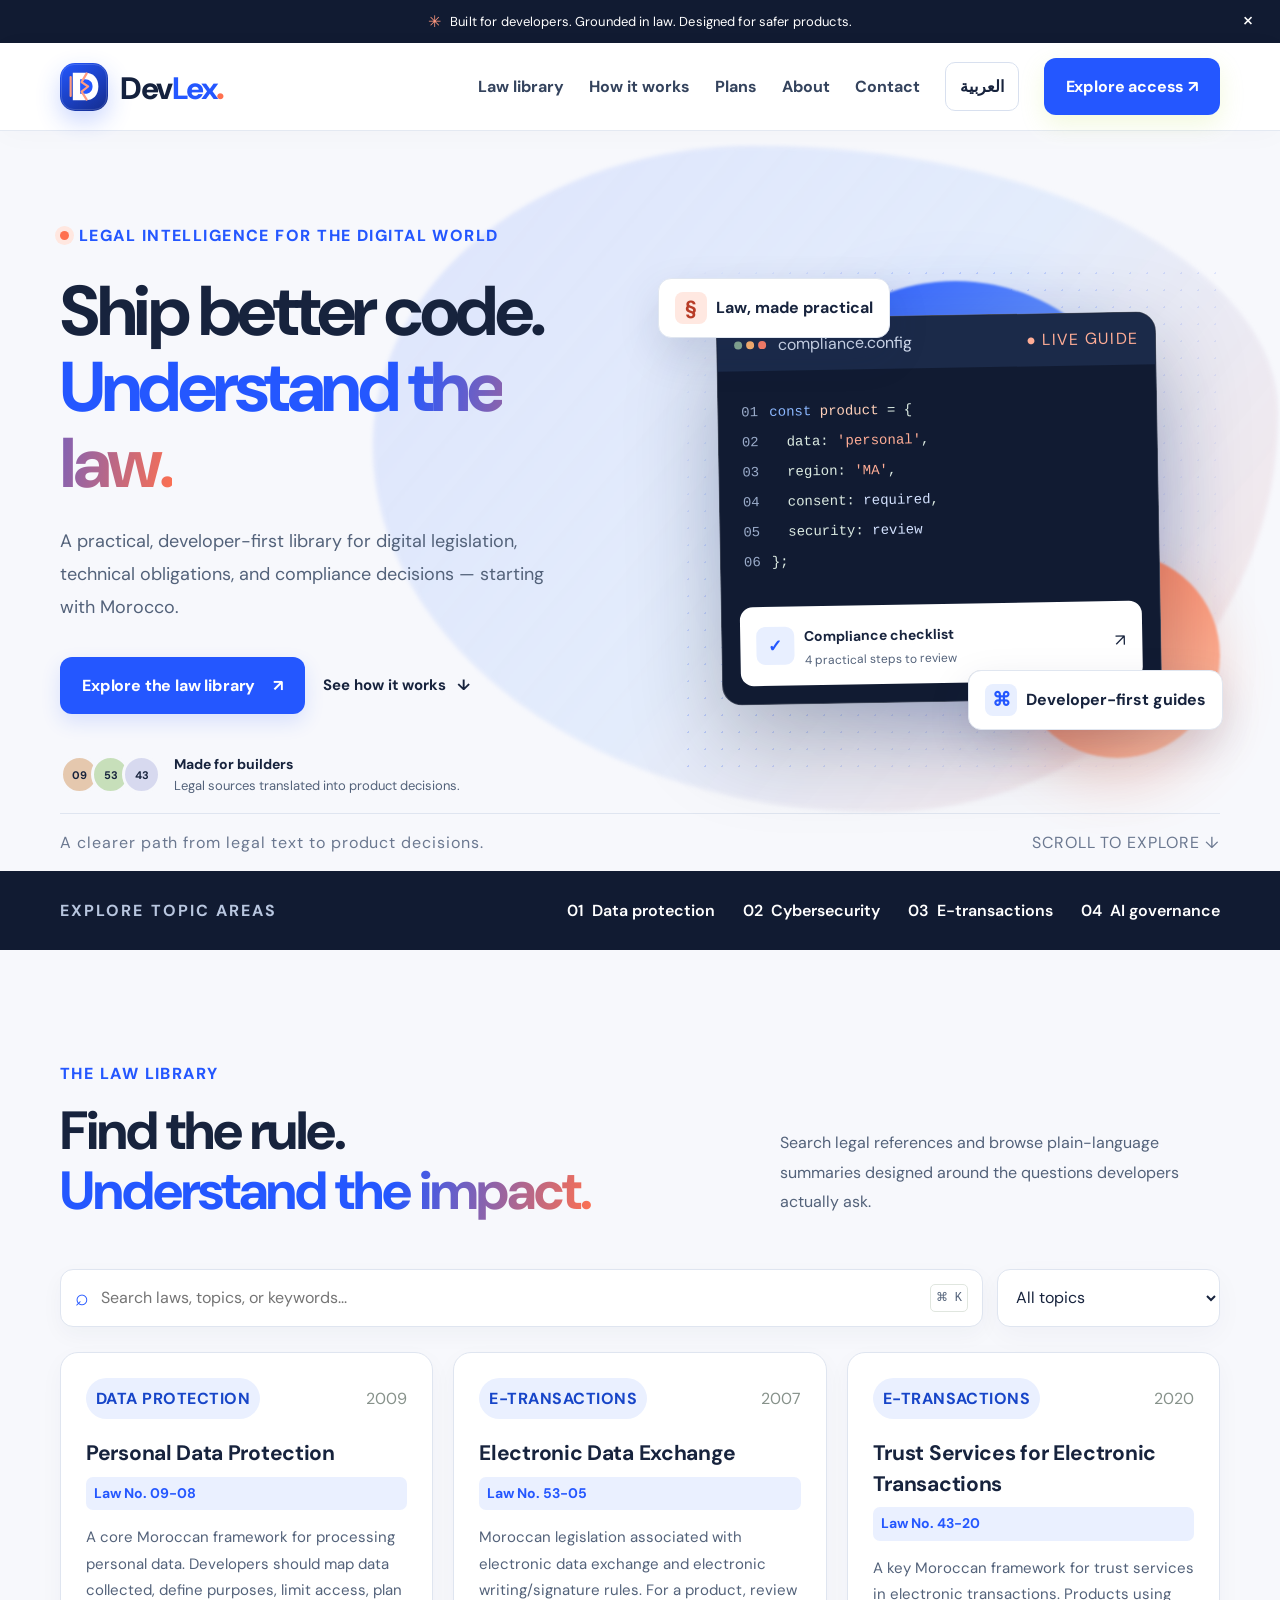
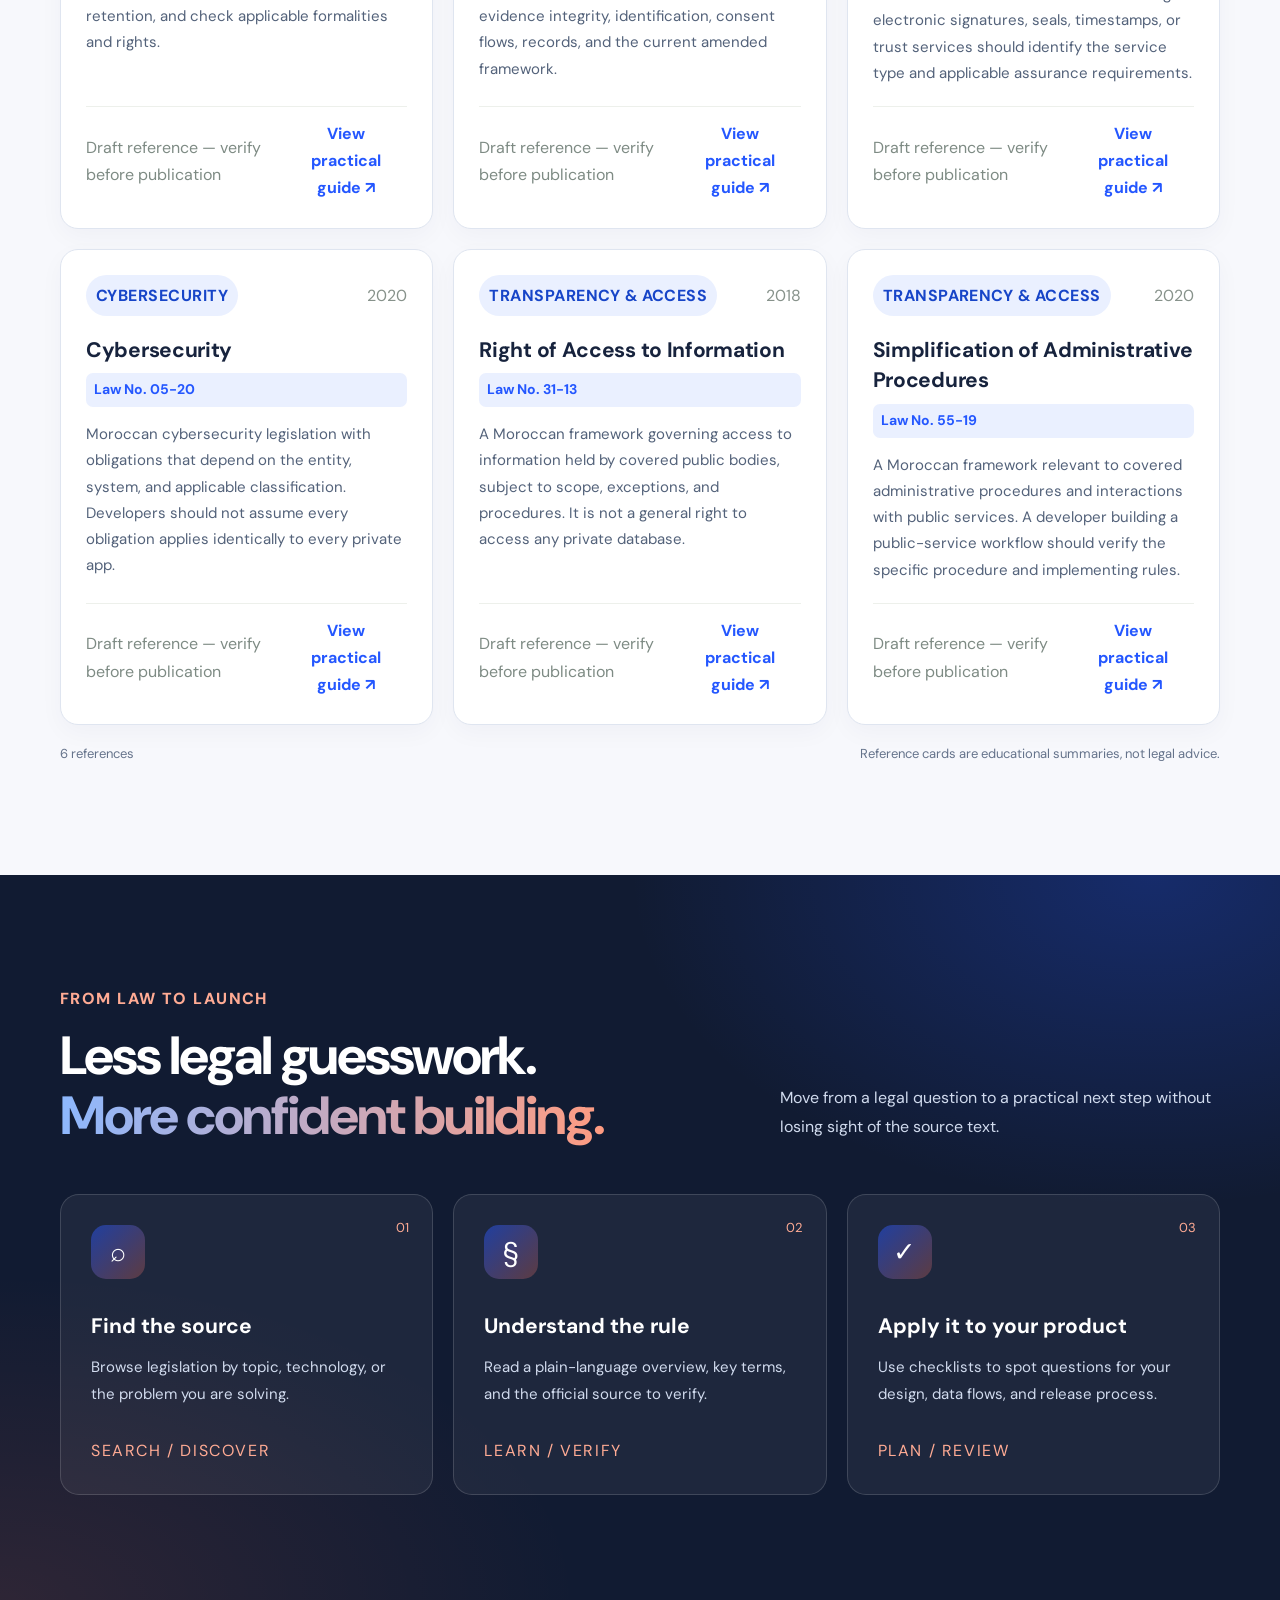
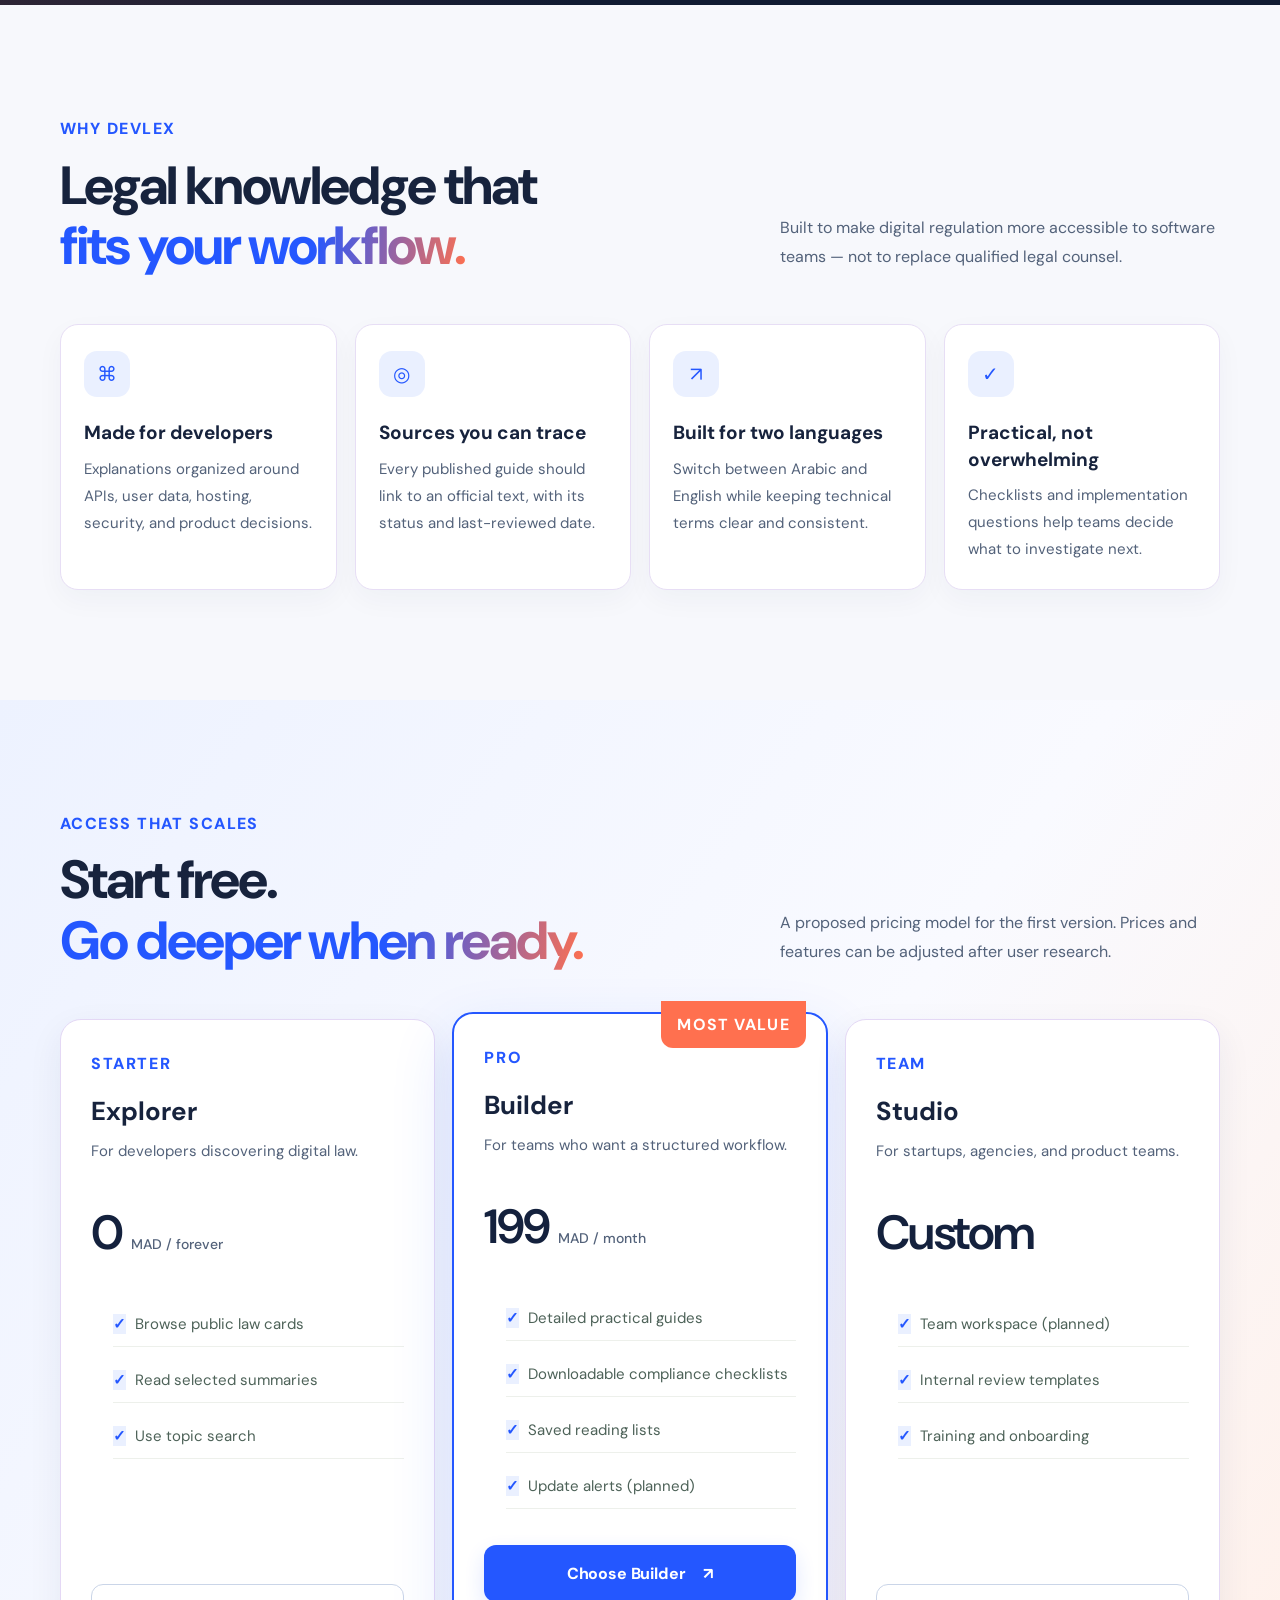
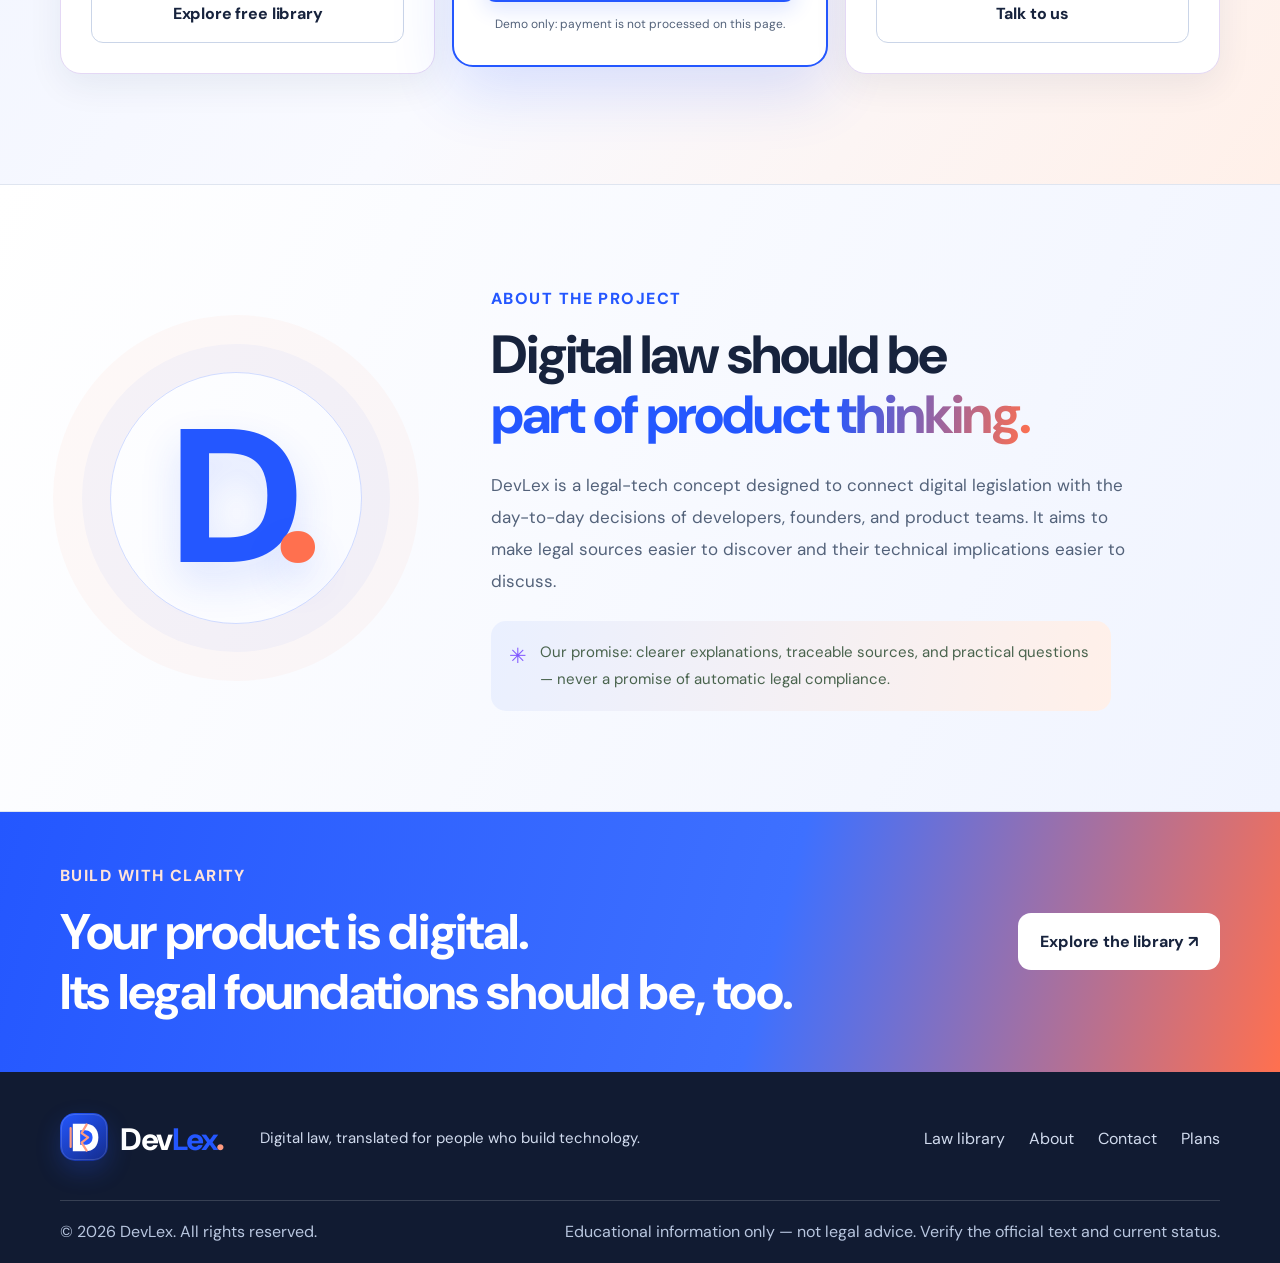
<file: index.html>
<!Doctype html>
<html lang="en" dir="ltr">

<head>
  <meta charset="utf-8">
  <meta name="viewport" content="width=device-width, initial-scale=1">
  <meta name="description"
    content="DevLex connects digital law with the real work of building software, products and businesses.">
  <title>DevLex — Digital Law for Builders</title>
  <link rel="preconnect" href="https://fonts.googleapis.com">
  <link rel="preconnect" href="https://fonts.gstatic.com" crossorigin>
  <link
    href="https://fonts.googleapis.com/css2?family=DM+Sans:wght@400;500;600;700&family=IBM+Plex+Sans+Arabic:wght@400;500;600;700&display=swap"
    rel="stylesheet">
  <link rel="stylesheet" href="styles.css">
  <script defer src="script.js"></script>
</head>

<body>
  <div class="announcement" id="announcement">
    <span data-i18n="announcement" class="YY">Built for developers. Grounded in law. Designed for safer products.</span>
    <button class="announcement-close" id="closeAnnouncement" aria-label="Close announcement">×</button>
  </div>
  <header class="site-header">
    <a class="brand" href="index.html#home" aria-label="DevLex home"><span class="devlex-mark" aria-hidden="true"><svg
          viewBox="0 0 48 48">
          <path class="mark-shell" d="M8 5h17c11 0 18 7 18 19S36 43 25 43H8z" />
          <path class="mark-cut" d="M18 14h7c6 0 10 4 10 10s-4 10-10 10h-7z" />
          <path class="mark-line" d="M5 11v26M27 6l-7 12 9 6-9 7 7 11" />
        </svg></span><span class="brand-word">Dev<span>Lex</span><i>.</i></span></a>
    <button class="menu-toggle" id="menuToggle" aria-label="Open menu" aria-expanded="false">☰</button>
    <nav class="main-nav" id="mainNav">
      <a href="index.html#library" data-i18n="navLibrary">Law library</a>
      <a href="index.html#workflow" data-i18n="navWorkflow">How it works</a>
      <a href="index.html#pricing" data-i18n="navPricing">Plans</a>
      <a href="index.html#about" data-i18n="navAbout">About</a>
      <a href="contact.html" data-i18n="navContact">Contact</a>
      <button class="language-switch" id="languageSwitch" type="button" aria-label="Switch language">العربية</button>
      <a class="button button-small" href="#pricing" data-i18n="navStart">Explore access ↗</a>
    </nav>
  </header>

  <main>
    <section class="hero section-wrap" id="home">
      <div class="hero-copy">
        <div class="eyebrow"><span class="pulse"></span><span data-i18n="heroEyebrow">LEGAL INTELLIGENCE FOR THE DIGITAL
            WORLD</span></div>
        <h1 data-i18n="heroTitle" class="YY">Ship better code.<br><span>Understand the law.</span></h1>
        <p class="hero-description" data-i18n="heroText">A practical, developer-first library for digital legislation,
          technical obligations, and compliance decisions — starting with Morocco.</p>
        <div class="hero-actions">
          <a class="button" href="#library" data-i18n="exploreLaws">Explore the law library <span>↗</span></a>
          <a class="text-link" href="#workflow" data-i18n="seeHow">See how it works <span>↓</span></a>
        </div>
        <div class="hero-proof">
          <div class="avatar-stack"><span>09</span><span>53</span><span>43</span></div>
          <p><strong data-i18n="heroProofStrong">Made for builders</strong><br><span data-i18n="heroProofText">Legal
              sources translated into product decisions.</span></p>
        </div>
      </div>
      <div class="hero-visual" aria-label="Illustration of a digital law dashboard">
        <div class="orb orb-one"></div>
        <div class="orb orb-two"></div>
        <div class="code-window">
          <div class="window-top">
            <div class="window-dots"><i></i><i></i><i></i></div><span>compliance.config</span><span
              class="window-status">● LIVE GUIDE</span>
          </div>
          <div class="code-content">
            <div><span class="line-no">01</span><span class="code-key">const</span> <span
                class="code-var">product</span> = {</div>
            <div><span class="line-no">02</span>&nbsp;&nbsp;data: <span class="code-string">'personal'</span>,</div>
            <div><span class="line-no">03</span>&nbsp;&nbsp;region: <span class="code-string">'MA'</span>,</div>
            <div><span class="line-no">04</span>&nbsp;&nbsp;consent: <span class="code-bool">required</span>,</div>
            <div><span class="line-no">05</span>&nbsp;&nbsp;security: <span class="code-bool">review</span></div>
            <div><span class="line-no">06</span>};</div>
          </div>
          <div class="compliance-card"><span class="check-icon">✓</span>
            <div><strong data-i18n="complianceCardTitle">Compliance checklist</strong>
              <p data-i18n="complianceCardText">4 practical steps to review</p>
            </div><span class="card-arrow">↗</span>
          </div>
        </div>
        <div class="floating-tag tag-top"><span class="tag-icon">§</span><span data-i18n="tagLaw">Law, made
            practical</span></div>
        <div class="floating-tag tag-bottom"><span class="tag-icon tag-green">⌘</span><span
            data-i18n="tagDev">Developer-first guides</span></div>
      </div>
      <div class="hero-bottom-line"><span data-i18n="heroBottom">A clearer path from legal text to product
          decisions.</span><span>SCROLL TO EXPLORE ↓</span></div>
    </section>

    <section class="trust-strip">
      <div class="section-wrap trust-inner"><span data-i18n="trustTitle">EXPLORE TOPIC AREAS</span>
        <div><span>01&nbsp; Data protection</span><span>02&nbsp; Cybersecurity</span><span>03&nbsp;
            E-transactions</span><span>04&nbsp; AI governance</span></div>
      </div>
    </section>

    <section class="section-wrap section-space" id="library">
      <div class="section-heading">
        <div>
          <div class="eyebrow" data-i18n="libraryEyebrow">THE LAW LIBRARY</div>
          <h2 data-i18n="libraryTitle">Find the rule.<br><span>Understand the impact.</span></h2>
        </div>
        <p data-i18n="libraryText">Search legal references and browse plain-language summaries designed around the
          questions developers actually ask.</p>
      </div>
      <div class="library-toolbar">
        <label class="search-box"><span>⌕</span><input id="lawSearch" type="search"
            data-i18n-placeholder="searchPlaceholder" placeholder="Search laws, topics, or keywords..."
            aria-label="Search laws"><kbd>⌘ K</kbd></label>
        <select id="topicFilter" aria-label="Filter by topic">
          <option value="all" data-i18n="allTopics">All topics</option>
          <option value="data" data-i18n="topicData">Data protection</option>
          <option value="cyber" data-i18n="topicCyber">Cybersecurity</option>
          <option value="transactions" data-i18n="topicTransactions">E-transactions</option>
          <option value="access" data-i18n="topicAccess">Transparency & access</option>
        </select>
      </div>
      <div class="law-grid" id="lawGrid" aria-live="polite"></div>
      <div class="library-foot"><span id="resultCount">6 references</span><span data-i18n="libraryFoot">Reference cards
          are educational summaries, not legal advice.</span></div>
    </section>

    <section class="workflow-section" id="workflow">
      <div class="section-wrap section-space">
        <div class="section-heading light-heading">
          <div>
            <div class="eyebrow" data-i18n="workflowEyebrow">FROM LAW TO LAUNCH</div>
            <h2 data-i18n="workflowTitle">Less legal guesswork.<br><span>More confident building.</span></h2>
          </div>
          <p data-i18n="workflowText">Move from a legal question to a practical next step without losing sight of the
            source text.</p>
        </div>
        <div class="workflow-grid">
          <article class="workflow-step"><span class="step-number">01</span>
            <div class="step-symbol">⌕</div>
            <h3 data-i18n="step1Title">Find the source</h3>
            <p data-i18n="step1Text">Browse legislation by topic, technology, or the problem you are solving.</p><span
              class="step-foot">SEARCH / DISCOVER</span>
          </article>
          <article class="workflow-step"><span class="step-number">02</span>
            <div class="step-symbol">§</div>
            <h3 data-i18n="step2Title">Understand the rule</h3>
            <p data-i18n="step2Text">Read a plain-language overview, key terms, and the official source to verify.</p>
            <span class="step-foot">LEARN / VERIFY</span>
          </article>
          <article class="workflow-step"><span class="step-number">03</span>
            <div class="step-symbol">✓</div>
            <h3 data-i18n="step3Title">Apply it to your product</h3>
            <p data-i18n="step3Text">Use checklists to spot questions for your design, data flows, and release process.
            </p><span class="step-foot">PLAN / REVIEW</span>
          </article>
        </div>
      </div>
    </section>

    <section class="section-wrap section-space" id="benefits">
      <div class="section-heading">
        <div>
          <div class="eyebrow" data-i18n="benefitsEyebrow">WHY DEVLEX</div>
          <h2 data-i18n="benefitsTitle">Legal knowledge that<br><span>fits your workflow.</span></h2>
        </div>
        <p data-i18n="benefitsText">Built to make digital regulation more accessible to software teams — not to replace
          qualified legal counsel.</p>
      </div>
      <div class="benefit-grid">
        <article class="benefit-card"><span class="benefit-icon">⌘</span>
          <h3 data-i18n="benefit1Title">Made for developers</h3>
          <p data-i18n="benefit1Text">Explanations organized around APIs, user data, hosting, security, and product
            decisions.</p>
        </article>
        <article class="benefit-card"><span class="benefit-icon">◎</span>
          <h3 data-i18n="benefit2Title">Sources you can trace</h3>
          <p data-i18n="benefit2Text">Every published guide should link to an official text, with its status and
            last-reviewed date.</p>
        </article>
        <article class="benefit-card"><span class="benefit-icon">↗</span>
          <h3 data-i18n="benefit3Title">Built for two languages</h3>
          <p data-i18n="benefit3Text">Switch between Arabic and English while keeping technical terms clear and
            consistent.</p>
        </article>
        <article class="benefit-card"><span class="benefit-icon">✓</span>
          <h3 data-i18n="benefit4Title">Practical, not overwhelming</h3>
          <p data-i18n="benefit4Text">Checklists and implementation questions help teams decide what to investigate
            next.</p>
        </article>
      </div>
    </section>

    <section class="pricing-section" id="pricing">
      <div class="section-wrap section-space">
        <div class="section-heading">
          <div>
            <div class="eyebrow" data-i18n="pricingEyebrow">ACCESS THAT SCALES</div>
            <h2 data-i18n="pricingTitle">Start free.<br><span>Go deeper when ready.</span></h2>
          </div>
          <p data-i18n="pricingText">A proposed pricing model for the first version. Prices and features can be adjusted
            after user research.</p>
        </div>
        <div class="pricing-grid">
          <article class="price-card">
            <div class="plan-label" data-i18n="freePlan">STARTER</div>
            <h3 data-i18n="freeTitle">Explorer</h3>
            <p data-i18n="freeDescription">For developers discovering digital law.</p>
            <div class="price">0 <small>MAD / <span data-i18n="forever">forever</span></small></div>
            <ul>
              <li data-i18n="freeFeature1">Browse public law cards</li>
              <li data-i18n="freeFeature2">Read selected summaries</li>
              <li data-i18n="freeFeature3">Use topic search</li>
            </ul><a href="#library" class="button button-outline full-button" data-i18n="freeButton">Explore free
              library</a>
          </article>
          <article class="price-card price-featured">
            <div class="popular-badge" data-i18n="popular">MOST VALUE</div>
            <div class="plan-label" data-i18n="proPlan">PRO</div>
            <h3 data-i18n="proTitle">Builder</h3>
            <p data-i18n="proDescription">For teams who want a structured workflow.</p>
            <div class="price">199 <small>MAD / <span data-i18n="perMonth">month</span></small></div>
            <ul>
              <li data-i18n="proFeature1">Detailed practical guides</li>
              <li data-i18n="proFeature2">Downloadable compliance checklists</li>
              <li data-i18n="proFeature3">Saved reading lists</li>
              <li data-i18n="proFeature4">Update alerts (planned)</li>
            </ul><button class="button full-button" id="subscribeButton" data-i18n="subscribe">Choose Builder
              <span>↗</span></button>
            <p class="price-note" data-i18n="paymentNote">Demo only: payment is not processed on this page.</p>
          </article>
          <article class="price-card">
            <div class="plan-label" data-i18n="teamPlan">TEAM</div>
            <h3 data-i18n="teamTitle">Studio</h3>
            <p data-i18n="teamDescription">For startups, agencies, and product teams.</p>
            <div class="price" data-i18n="contactPrice">Custom</div>
            <ul>
              <li data-i18n="teamFeature1">Team workspace (planned)</li>
              <li data-i18n="teamFeature2">Internal review templates</li>
              <li data-i18n="teamFeature3">Training and onboarding</li>
            </ul><a class="button button-outline full-button" href="contact.html" data-i18n="talkToUs">Talk to us</a>
          </article>
        </div>
      </div>
    </section>

    <section class="about-section" id="about">
      <div class="section-wrap about-layout">
        <div class="about-mark" aria-label="DevLex">D<span>.</span></div>
        <div class="about-copy">
          <div class="eyebrow" data-i18n="aboutEyebrow">ABOUT THE PROJECT</div>
          <h2 data-i18n="aboutTitle">Digital law should be<br><span>part of product thinking.</span></h2>
          <p data-i18n="aboutText">DevLex is a legal-tech concept designed to connect digital legislation with the
            day-to-day decisions of developers, founders, and product teams. It aims to make legal sources easier to
            discover and their technical implications easier to discuss.</p>
          <div class="about-callout"><span>✳</span>
            <p data-i18n="aboutCallout">Our promise: clearer explanations, traceable sources, and practical questions —
              never a promise of automatic legal compliance.</p>
          </div>
        </div>
      </div>
    </section>

    <section class="final-cta">
      <div class="section-wrap final-cta-inner">
        <div>
          <div class="eyebrow" data-i18n="ctaEyebrow">BUILD WITH CLARITY</div>
          <h2 data-i18n="ctaTitle">Your product is digital.<br>Its legal foundations should be, too.</h2>
        </div><a class="button button-light" href="index.html#library" data-i18n="ctaButton">Explore the library ↗</a>
      </div>
    </section>
  </main>

  <footer class="site-footer">
    <div class="section-wrap footer-main"><a class="brand footer-brand" href="index.html#home"><span class="devlex-mark"
          aria-hidden="true"><svg viewBox="0 0 48 48">
            <path class="mark-shell" d="M8 5h17c11 0 18 7 18 19S36 43 25 43H8z" />
            <path class="mark-cut" d="M18 14h7c6 0 10 4 10 10s-4 10-10 10h-7z" />
            <path class="mark-line" d="M5 11v26M27 6l-7 12 9 6-9 7 7 11" />
          </svg></span><span class="brand-word">Dev<span>Lex</span><i>.</i></span></a>
      <p data-i18n="footerDescription">Digital law, translated for people who build technology.</p>
      <div class="footer-links"><a href="index.html#library" data-i18n="navLibrary">Law library</a><a
          href="index.html#about" data-i18n="navAbout">About</a><a href="contact.html"
          data-i18n="navContact">Contact</a><a href="index.html#pricing" data-i18n="navPricing">Plans</a></div>
    </div>
    <div class="section-wrap footer-bottom"><span>© <span id="year"></span> DevLex. <span data-i18n="rights">All rights
          reserved.</span></span><span data-i18n="disclaimer">Educational information only — not legal advice. Verify
        the official text and current status.</span></div>
  </footer>

  <div class="modal-backdrop" id="lawModal" role="dialog" aria-modal="true" aria-labelledby="modalTitle" hidden>
    <div class="modal-card"><button class="modal-close" id="closeLawModal" aria-label="Close">×</button>
      <div class="eyebrow" id="modalCategory">LEGAL REFERENCE</div>
      <h2 id="modalTitle"></h2>
      <p class="modal-law-number" id="modalNumber"></p>
      <p id="modalSummary"></p>
      <h3 data-i18n="developerQuestions">Questions for your product</h3>
      <ul id="modalQuestions"></ul>
      <div class="modal-source"><strong data-i18n="sourceReminder">Source reminder</strong>
        <p data-i18n="sourceReminderText">Confirm the latest consolidated text, amendments, implementing decrees, and
          official publication before relying on this reference.</p><a id="modalSourceLink" href="#" target="_blank"
          rel="noopener noreferrer" data-i18n="officialSource">Search official source ↗</a>
      </div>
    </div>
  </div>

  <div class="modal-backdrop" id="paymentModal" role="dialog" aria-modal="true" aria-labelledby="paymentTitle" hidden>
    <div class="modal-card payment-modal"><button class="modal-close" id="closePaymentModal"
        aria-label="Close">×</button>
      <div class="eyebrow" data-i18n="checkoutEyebrow">SECURE CHECKOUT — DEMO</div>
      <h2 id="paymentTitle" data-i18n="checkoutTitle">Builder plan</h2>
      <p data-i18n="checkoutText">This is a front-end prototype. No payment details are collected and no money will be
        charged.</p>
      <div class="checkout-summary"><span data-i18n="monthlyAccess">Monthly access</span><strong>199 MAD</strong></div>
      <label class="demo-check"><input type="checkbox" id="acceptDemo"><span data-i18n="demoConsent">I understand this
          is a demo and does not activate a subscription.</span></label><button class="button full-button"
        id="confirmDemoPayment" data-i18n="continueDemo">Continue demo</button>
      <p id="paymentFeedback" class="form-feedback" aria-live="polite"></p>
      <p class="payment-provider-note" data-i18n="realPaymentNote">For real payments, connect a trusted provider
        available in Morocco, configure server-side payment verification, receipts, cancellation, and refund terms.
        Never handle card data in front-end JavaScript.</p>
    </div>
  </div>
</body>

</html>
</file>
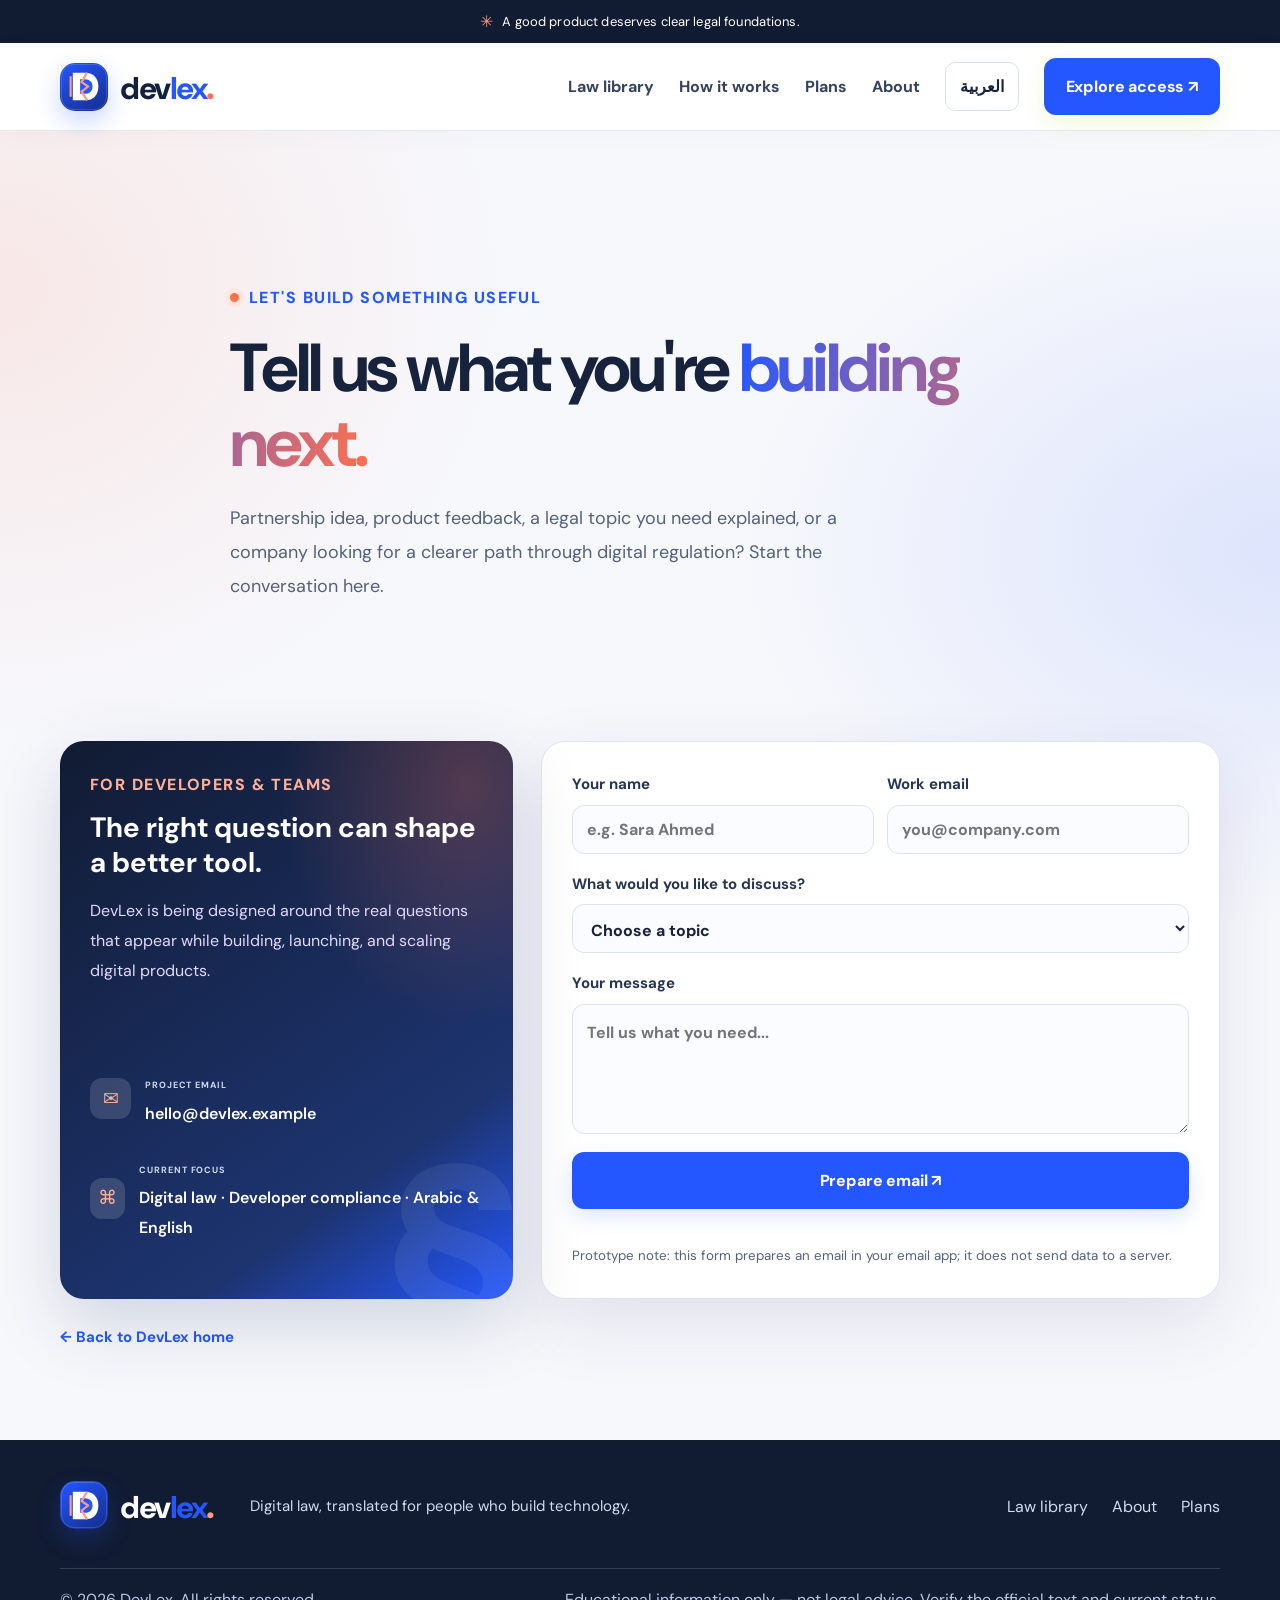
<file: contact.html>
<!doctype html>
<html lang="en" dir="ltr">

<head>
    <meta charset="utf-8">
    <meta name="viewport" content="width=device-width, initial-scale=1">
    <meta name="description"
        content="Contact DevLex about partnerships, digital law content, and developer compliance resources.">
    <title>Contact DevLex — Digital Law for Builders</title>
    <link rel="preconnect" href="https://fonts.googleapis.com">
    <link rel="preconnect" href="https://fonts.gstatic.com" crossorigin>
    <link
        href="https://fonts.googleapis.com/css2?family=DM+Sans:wght@400;500;600;700&family=IBM+Plex+Sans+Arabic:wght@400;500;600;700&display=swap"
        rel="stylesheet">
    <link rel="stylesheet" href="styles.css">
    <style>
        .contact-page-main {
            min-height: calc(100vh - 180px);
            padding: 75px 0 90px;
            position: relative;
            overflow: hidden
        }

        .contact-page-main:before,
        .contact-page-main:after {
            content: "";
            position: absolute;
            border-radius: 50%;
            filter: blur(2px);
            z-index: -1
        }

        .contact-page-main:before {
            width: 440px;
            height: 440px;
            top: -120px;
            right: -100px;
            background: radial-gradient(circle, rgba(255, 111, 207, .24), rgba(129, 87, 255, .08) 60%, transparent 70%)
        }

        .contact-page-main:after {
            width: 400px;
            height: 400px;
            bottom: -180px;
            left: -130px;
            background: radial-gradient(circle, rgba(82, 229, 210, .25), transparent 68%)
        }

        .contact-hero {
            max-width: 820px;
            margin: 0 auto 42px
        }

        .contact-hero h1 {
            font-size: clamp(42px, 7vw, 76px);
            line-height: 1.05;
            letter-spacing: -3px;
            margin: 20px 0
        }

        .contact-hero h1 span {
            background: linear-gradient(100deg, #8157ff, #d14fba, #159c9c);
            -webkit-background-clip: text;
            background-clip: text;
            color: transparent
        }

        .contact-hero>p {
            max-width: 630px;
            color: var(--muted);
            line-height: 1.9
        }

        .contact-page-grid {
            display: grid;
            grid-template-columns: .8fr 1.2fr;
            gap: 28px;
            align-items: stretch
        }

        .contact-aside {
            border-radius: 24px;
            padding: 30px;
            background: linear-gradient(150deg, #24134f, #54309a 58%, #166f78);
            color: white;
            display: flex;
            flex-direction: column;
            justify-content: space-between;
            min-height: 420px;
            overflow: hidden;
            position: relative
        }

        .contact-aside:after {
            content: "§";
            font-size: 230px;
            font-weight: 700;
            line-height: 1;
            position: absolute;
            right: -8px;
            bottom: -65px;
            color: rgba(255, 255, 255, .07)
        }

        .contact-aside h2 {
            font-size: 27px;
            line-height: 1.25;
            margin: 12px 0
        }

        .contact-aside p {
            font-size: 13px;
            line-height: 1.9;
            color: #e2d9ff
        }

        .contact-aside .contact-info-item {
            position: relative;
            z-index: 1
        }

        .contact-aside .contact-info-item>span {
            background: rgba(255, 255, 255, .13);
            color: #d7ff4f
        }

        .contact-aside .contact-info-item small {
            color: #d2c5fa
        }

        .contact-aside .contact-info-item p {
            color: white;
            overflow-wrap: anywhere
        }

        .contact-form {
            border-radius: 24px;
            padding: 30px;
            box-shadow: 0 24px 70px rgba(40, 19, 85, .1);
            gap: 18px
        }

        .contact-form label {
            font-size: 12px;
            color: #43365f
        }

        .contact-form input,
        .contact-form select,
        .contact-form textarea {
            background: #fdfbff;
            border-color: #e3d9f2;
            border-radius: 12px;
            font-size: 13px;
            padding: 14px
        }

        .contact-form input,
        .contact-form select {
            height: 49px
        }

        .contact-form textarea {
            min-height: 130px
        }

        .contact-form .button {
            align-self: stretch
        }

        .contact-back {
            display: inline-flex;
            margin-top: 26px;
            font-size: 12px;
            font-weight: 700;
            color: #7046db
        }

        .contact-back:hover {
            color: #c14ba8
        }

        body[dir="rtl"] .contact-hero h1,
        body[dir="rtl"] .contact-hero>p,
        body[dir="rtl"] .contact-aside {
            text-align: right
        }

        body[dir="rtl"] .contact-aside:after {
            right: auto;
            left: -8px
        }

        body[dir="rtl"] .contact-page-main:before {
            right: auto;
            left: -100px
        }

        @media(max-width:760px) {
            .contact-page-main {
                padding: 48px 0 65px
            }

            .contact-page-grid {
                grid-template-columns: 1fr
            }

            .contact-aside {
                min-height: 300px
            }

            .contact-form {
                padding: 22px
            }

            .contact-hero h1 {
                letter-spacing: -1.8px
            }
        }
    </style>

    <style>
        /* Contact page follows the same cobalt / navy / coral identity as the home page */
        .contact-page-main:before {
            background: radial-gradient(circle, rgba(255, 112, 79, .18), rgba(36, 87, 255, .06) 60%, transparent 70%)
        }

        .contact-page-main:after {
            background: radial-gradient(circle, rgba(36, 87, 255, .13), transparent 68%)
        }

        .contact-hero h1 span {
            background: linear-gradient(100deg, #2457ff, #ff704f);
            -webkit-background-clip: text;
            background-clip: text;
            color: transparent
        }

        .contact-aside {
            background: radial-gradient(ellipse at 90% 8%, rgba(255, 112, 79, .25), transparent 33%), linear-gradient(145deg, #111b32, #1d3470 75%, #2457ff)
        }

        .contact-aside .eyebrow {
            color: #ffb19d !important
        }

        .contact-aside .contact-info-item>span {
            background: rgba(255, 255, 255, .14);
            color: #ffb19d
        }

        .contact-aside .contact-info-item small {
            color: #d1dbee
        }

        .contact-back {
            font-size: 15px;
            color: #2457ff
        }

        .contact-back:hover {
            color: #d94e31
        }

        .contact-hero h1 {
            font-size: clamp(48px, 5.3vw, 70px);
            line-height: 1.1;
            letter-spacing: -3px
        }

        .contact-hero>p {
            font-size: 18px
        }

        .contact-aside h2 {
            font-size: 28px
        }

        .contact-aside p {
            font-size: 16px;
            line-height: 1.85
        }

        .contact-form label {
            font-size: 15px;
            color: #263652
        }

        .contact-form input,
        .contact-form select,
        .contact-form textarea {
            font-size: 16px;
            border-color: #dce3ef;
            background: #fbfcff
        }

        .contact-form input:focus,
        .contact-form select:focus,
        .contact-form textarea:focus {
            border-color: #2457ff;
            box-shadow: 0 0 0 3px rgba(36, 87, 255, .12)
        }

        @media(max-width:760px) {
            .contact-hero h1 {
                font-size: clamp(40px, 10vw, 52px);
                letter-spacing: -1px
            }

            .contact-hero>p {
                font-size: 16px
            }

            .contact-form label {
                font-size: 14px
            }

            .contact-form input,
            .contact-form select,
            .contact-form textarea {
                font-size: 16px
            }
        }
    </style>
</head>

<body>
    <div class="announcement"><span id="contactAnnouncement">A good product deserves clear legal foundations.</span>
    </div>
    <header class="site-header"><a class="brand" href="index.html#home" aria-label="DevLex home"><span
                class="devlex-mark" aria-hidden="true"><svg viewBox="0 0 48 48">
                    <path class="mark-shell" d="M8 5h17c11 0 18 7 18 19S36 43 25 43H8z" />
                    <path class="mark-cut" d="M18 14h7c6 0 10 4 10 10s-4 10-10 10h-7z" />
                    <path class="mark-line" d="M5 11v26M27 6l-7 12 9 6-9 7 7 11" />
                </svg></span><span class="brand-word">dev<span>lex</span><i>.</i></span></a><button class="menu-toggle"
            id="menuToggle" aria-label="Open menu" aria-expanded="false">☰</button>
        <nav class="main-nav" id="mainNav"><a href="index.html#library" id="navLibrary">Law library</a><a
                href="index.html#workflow" id="navWorkflow">How it works</a><a href="index.html#pricing"
                id="navPricing">Plans</a><a href="index.html#about" id="navAbout">About</a><button
                class="language-switch" id="languageSwitch" type="button">العربية</button><a class="button button-small"
                href="index.html#pricing" id="navStart">Explore access ↗</a></nav>
    </header>
    <main class="contact-page-main">
        <div class="section-wrap">
            <div class="contact-hero">
                <div class="eyebrow"><span class="pulse"></span><span id="contactEyebrow">LET'S BUILD SOMETHING
                        USEFUL</span></div>
                <h1 id="contactTitle">Tell us what you're <span>building next.</span></h1>
                <p id="contactIntro">Partnership idea, product feedback, a legal topic you need explained, or a company
                    looking for a clearer path through digital regulation? Start the conversation here.</p>
            </div>
            <div class="contact-page-grid">
                <aside class="contact-aside">
                    <div>
                        <div class="eyebrow" style="color:#d7ff4f" id="asideEyebrow">FOR DEVELOPERS & TEAMS</div>
                        <h2 id="asideTitle">The right question can shape a better tool.</h2>
                        <p id="asideText">DevLex is being designed around the real questions that appear while building,
                            launching, and scaling digital products.</p>
                    </div>
                    <div>
                        <div class="contact-info-item"><span>✉</span>
                            <div><small id="emailLabel">PROJECT EMAIL</small>
                                <p>hello@devlex.example</p>
                            </div>
                        </div>
                        <div class="contact-info-item"><span>⌘</span>
                            <div><small id="focusLabel">CURRENT FOCUS</small>
                                <p id="focusText">Digital law · Developer compliance · Arabic & English</p>
                            </div>
                        </div>
                    </div>
                </aside>
                <form id="contactForm" class="contact-form">
                    <div class="form-row"><label><span id="nameLabel">Your name</span><input id="contactName"
                                name="name" required placeholder="e.g. Sara Ahmed"></label><label><span
                                id="emailFieldLabel">Work email</span><input id="contactEmail" name="email" type="email"
                                required placeholder="you@company.com"></label></div><label><span id="subjectLabel">What
                            would you like to discuss?</span><select id="contactSubject" name="subject" required>
                            <option value="" id="selectSubject">Choose a topic</option>
                            <option value="partnership" id="subjectPartnership">Partnership or company plan</option>
                            <option value="product" id="subjectFeedback">Product feedback</option>
                            <option value="law" id="subjectLaw">Suggest a law or guide</option>
                            <option value="team" id="subjectTeam">Team / enterprise access</option>
                            <option value="other" id="subjectOther">Something else</option>
                        </select></label><label><span id="messageLabel">Your message</span><textarea id="contactMessage"
                            name="message" required placeholder="Tell us what you need..."></textarea></label><button
                        class="button" type="submit" id="sendMessage">Prepare email <span>↗</span></button>
                    <p class="form-feedback" id="contactFeedback" aria-live="polite"></p><small id="privacyNote"
                        style="color:var(--muted);line-height:1.7">Prototype note: this form prepares an email in your
                        email app; it does not send data to a server.</small>
                </form>
            </div><a class="contact-back" href="index.html" id="backHome">← Back to DevLex home</a>
        </div>
    </main>
    <footer class="site-footer">
        <div class="section-wrap footer-main"><a class="brand footer-brand" href="index.html#home"><span
                    class="devlex-mark" aria-hidden="true"><svg viewBox="0 0 48 48">
                        <path class="mark-shell" d="M8 5h17c11 0 18 7 18 19S36 43 25 43H8z" />
                        <path class="mark-cut" d="M18 14h7c6 0 10 4 10 10s-4 10-10 10h-7z" />
                        <path class="mark-line" d="M5 11v26M27 6l-7 12 9 6-9 7 7 11" />
                    </svg></span><span class="brand-word">dev<span>lex</span><i>.</i></span></a>
            <p id="footerDescription">Digital law, translated for people who build technology.</p>
            <div class="footer-links"><a href="index.html#library" id="footerLibrary">Law library</a><a
                    href="index.html#about" id="footerAbout">About</a><a href="index.html#pricing"
                    id="footerPricing">Plans</a></div>
        </div>
        <div class="section-wrap footer-bottom"><span>© <span id="year"></span> DevLex. <span id="rights">All rights
                    reserved.</span></span><span id="disclaimer">Educational information only — not legal advice. Verify
                the official text and current status.</span></div>
    </footer>
    <script>
        const copy = { en: { announcement: 'A good product deserves clear legal foundations.', navLibrary: 'Law library', navWorkflow: 'How it works', navPricing: 'Plans', navAbout: 'About', navStart: 'Explore access ↗', eyebrow: "LET'S BUILD SOMETHING USEFUL", title: 'Tell us what you\'re <span>building next.</span>', intro: 'Partnership idea, product feedback, a legal topic you need explained, or a company looking for a clearer path through digital regulation? Start the conversation here.', asideEyebrow: 'FOR DEVELOPERS & TEAMS', asideTitle: 'The right question can shape a better tool.', asideText: 'DevLex is being designed around the real questions that appear while building, launching, and scaling digital products.', emailLabel: 'PROJECT EMAIL', focusLabel: 'CURRENT FOCUS', focusText: 'Digital law · Developer compliance · Arabic & English', nameLabel: 'Your name', emailFieldLabel: 'Work email', subjectLabel: 'What would you like to discuss?', selectSubject: 'Choose a topic', subjectPartnership: 'Partnership or company plan', subjectFeedback: 'Product feedback', subjectLaw: 'Suggest a law or guide', subjectTeam: 'Team / enterprise access', subjectOther: 'Something else', messageLabel: 'Your message', sendMessage: 'Prepare email ↗', privacyNote: 'Prototype note: this form prepares an email in your email app; it does not send data to a server.', backHome: '← Back to DevLex home', footerDescription: 'Digital law, translated for people who build technology.', footerLibrary: 'Law library', footerAbout: 'About', footerPricing: 'Plans', rights: 'All rights reserved.', disclaimer: 'Educational information only — not legal advice. Verify the official text and current status.', success: 'Your email draft is ready. If your email app does not open, copy your message and send it manually.', invalid: 'Please complete all fields with a valid email address.', placeholderName: 'e.g. Sara Ahmed', placeholderEmail: 'you@company.com', placeholderMessage: 'Tell us what you need...' }, ar: { announcement: 'كل منتج جيد يستحق أسسًا قانونية واضحة.', navLibrary: 'مكتبة القوانين', navWorkflow: 'كيف تعمل المنصة', navPricing: 'الباقات', navAbout: 'عن المنصة', navStart: 'استكشف الاشتراك ↗', eyebrow: 'لنبنِ شيئًا مفيدًا معًا', title: 'أخبرنا عمّا <span>تعمل على بنائه.</span>', intro: 'هل لديك فكرة شراكة، أو ملاحظات حول المنصة، أو موضوع قانوني تريد شرحه، أو شركة تبحث عن فهم أوضح للتنظيم الرقمي؟ ابدأ التواصل من هنا.', asideEyebrow: 'للمطورين والفرق', asideTitle: 'السؤال الصحيح قد يصنع أداة أفضل.', asideText: 'يجري تصميم DevLex انطلاقًا من الأسئلة الحقيقية التي تظهر عند تطوير المنتجات الرقمية وإطلاقها وتوسيعها.', emailLabel: 'بريد المشروع', focusLabel: 'مجالات التركيز', focusText: 'القانون الرقمي · امتثال المطورين · العربية والإنجليزية', nameLabel: 'الاسم الكامل', emailFieldLabel: 'البريد الإلكتروني المهني', subjectLabel: 'ما الموضوع الذي تريد مناقشته؟', selectSubject: 'اختر موضوعًا', subjectPartnership: 'شراكة أو باقة للشركات', subjectFeedback: 'ملاحظات حول المنصة', subjectLaw: 'اقتراح قانون أو دليل', subjectTeam: 'اشتراك الفرق والشركات', subjectOther: 'موضوع آخر', messageLabel: 'رسالتك', sendMessage: 'إعداد البريد ↗', privacyNote: 'تنبيه: هذه نسخة تجريبية تجهز رسالة في تطبيق البريد ولا ترسل البيانات إلى خادم.', backHome: '← العودة إلى الصفحة الرئيسية', footerDescription: 'القانون الرقمي بلغة يفهمها من يبنون التكنولوجيا.', footerLibrary: 'مكتبة القوانين', footerAbout: 'عن المنصة', footerPricing: 'الباقات', rights: 'جميع الحقوق محفوظة.', disclaimer: 'معلومات تعليمية وليست استشارة قانونية. تحقق من النص الرسمي ووضعه الحالي.', success: 'تم إعداد مسودة البريد. إذا لم يفتح تطبيق البريد، انسخ رسالتك وأرسلها يدويًا.', invalid: 'يرجى ملء جميع الحقول وإدخال بريد إلكتروني صحيح.', placeholderName: 'مثال: سارة أحمد', placeholderEmail: 'you@company.com', placeholderMessage: 'أخبرنا بما تحتاج إليه...' } }; let lang = 'en'; const set = (id, key) => { const el = document.getElementById(id); if (el) el.innerHTML = copy[lang][key] }; function applyLanguage() { document.documentElement.lang = lang; document.documentElement.dir = lang === 'ar' ? 'rtl' : 'ltr'; Object.keys({ announcement: 'announcement', navLibrary: 'navLibrary', navWorkflow: 'navWorkflow', navPricing: 'navPricing', navAbout: 'navAbout', navStart: 'navStart', contactEyebrow: 'eyebrow', contactTitle: 'title', contactIntro: 'intro', asideEyebrow: 'asideEyebrow', asideTitle: 'asideTitle', asideText: 'asideText', emailLabel: 'emailLabel', focusLabel: 'focusLabel', focusText: 'focusText', nameLabel: 'nameLabel', emailFieldLabel: 'emailFieldLabel', subjectLabel: 'subjectLabel', selectSubject: 'selectSubject', subjectPartnership: 'subjectPartnership', subjectFeedback: 'subjectFeedback', subjectLaw: 'subjectLaw', subjectTeam: 'subjectTeam', subjectOther: 'subjectOther', messageLabel: 'messageLabel', sendMessage: 'sendMessage', privacyNote: 'privacyNote', backHome: 'backHome', footerDescription: 'footerDescription', footerLibrary: 'footerLibrary', footerAbout: 'footerAbout', footerPricing: 'footerPricing', rights: 'rights', disclaimer: 'disclaimer' }).forEach(id => set(id, ({ contactEyebrow: 'eyebrow', contactTitle: 'title', contactIntro: 'intro' }[id] || id))); document.getElementById('contactName').placeholder = copy[lang].placeholderName; document.getElementById('contactEmail').placeholder = copy[lang].placeholderEmail; document.getElementById('contactMessage').placeholder = copy[lang].placeholderMessage; document.getElementById('languageSwitch').textContent = lang === 'en' ? 'العربية' : 'English' } document.getElementById('languageSwitch').addEventListener('click', () => { lang = lang === 'en' ? 'ar' : 'en'; applyLanguage() }); document.getElementById('menuToggle').addEventListener('click', () => { const n = document.getElementById('mainNav'); const open = n.classList.toggle('open'); document.getElementById('menuToggle').setAttribute('aria-expanded', String(open)); document.getElementById('menuToggle').textContent = open ? '×' : '☰' }); document.getElementById('contactForm').addEventListener('submit', e => { e.preventDefault(); const name = document.getElementById('contactName').value.trim(), email = document.getElementById('contactEmail').value.trim(), subject = document.getElementById('contactSubject').value, message = document.getElementById('contactMessage').value.trim(); if (!name || !email || !subject || !message || !document.getElementById('contactEmail').checkValidity()) { document.getElementById('contactFeedback').textContent = copy[lang].invalid; return } document.getElementById('contactFeedback').textContent = copy[lang].success; const body = encodeURIComponent('Name: ' + name + '\nEmail: ' + email + '\nTopic: ' + subject + '\n\n' + message); window.location.href = 'mailto:hello@devlex.example?subject=' + encodeURIComponent('DevLex contact — ' + subject) + '&body=' + body }); document.getElementById('year').textContent = new Date().getFullYear(); applyLanguage();
    </script>
</body>

</html>
</file>
<file: styles.css>
/* DevLex prototype — responsive bilingual legal-tech platform */
:root {
    --ink: #142c2a;
    --muted: #657572;
    --paper: #f8f9f5;
    --white: #fff;
    --green: #c8f36b;
    --deep: #123b35;
    --line: #e0e7df;
    --soft: #edf3e9;
    --orange: #f2a875;
    --shadow: 0 24px 70px rgba(17, 47, 41, .12);
    --radius: 22px
}

* {
    box-sizing: border-box
}

html {
    scroll-behavior: smooth;
    scroll-padding-top: 95px
}

body {
    margin: 0;
    background: var(--paper);
    color: var(--ink);
    font-family: "DM Sans", Arial, sans-serif;
    line-height: 1.6
}

body[dir="rtl"] {
    font-family: "IBM Plex Sans Arabic", "DM Sans", Arial, sans-serif
}

a {
    color: inherit;
    text-decoration: none
}

button,
input,
select,
textarea {
    font: inherit
}

button,
a,
select {
    touch-action: manipulation
}

button {
    cursor: pointer
}

.section-wrap {
    width: min(1160px, calc(100% - 48px));
    margin-inline: auto
}

.announcement {
    min-height: 34px;
    background: var(--deep);
    color: #e8f5df;
    display: flex;
    align-items: center;
    justify-content: center;
    text-align: center;
    padding: 5px 45px;
    font-size: 11px;
    letter-spacing: .06em;
    position: relative
}

.announcement-close {
    position: absolute;
    right: 20px;
    top: 0;
    height: 34px;
    border: 0;
    background: none;
    color: inherit;
    font-size: 22px
}

.site-header {
    height: 82px;
    display: flex;
    align-items: center;
    justify-content: space-between;
    padding: 0 max(24px, calc((100% - 1160px)/2));
    background: rgba(248, 249, 245, .94);
    border-bottom: 1px solid rgba(20, 44, 42, .07);
    position: sticky;
    top: 0;
    z-index: 20;
    backdrop-filter: blur(15px)
}

.brand {
    display: flex;
    align-items: center;
    gap: 10px;
    font-size: 24px;
    font-weight: 700;
    letter-spacing: -1.3px
}

.brand-mark {
    display: grid;
    place-items: center;
    width: 36px;
    height: 36px;
    background: var(--green);
    border-radius: 11px;
    color: var(--deep);
    font-size: 22px
}

.brand-dot {
    color: #7aa735
}

.main-nav {
    display: flex;
    align-items: center;
    gap: 27px;
    font-size: 12px;
    font-weight: 600
}

.main-nav>a:not(.button) {
    color: #51625e
}

.main-nav>a:hover,
.footer-links a:hover {
    color: #5d8724
}

.language-switch {
    border: 1px solid var(--line);
    border-radius: 30px;
    background: transparent;
    padding: 8px 12px;
    font-size: 12px;
    font-weight: 700;
    color: var(--ink)
}

.button {
    border: 0;
    border-radius: 10px;
    background: var(--green);
    color: var(--deep);
    padding: 14px 19px;
    display: inline-flex;
    gap: 18px;
    align-items: center;
    justify-content: center;
    font-size: 12px;
    font-weight: 700;
    transition: transform .2s, background .2s
}

.button:hover {
    transform: translateY(-2px);
    background: #d6fa91
}

.button-small {
    padding: 11px 15px
}

.button-outline {
    background: transparent;
    border: 1px solid #cbd8ca
}

.button-outline:hover {
    background: var(--soft)
}

.button-light {
    background: #fff;
    color: var(--deep)
}

.full-button {
    width: 100%
}

.menu-toggle {
    display: none;
    border: 1px solid var(--line);
    border-radius: 10px;
    background: white;
    padding: 8px 12px;
    font-size: 18px
}

.hero {
    min-height: 620px;
    display: grid;
    grid-template-columns: 1fr 1fr;
    align-items: center;
    gap: 55px;
    padding-top: 55px;
    padding-bottom: 50px;
    position: relative
}

.eyebrow {
    font-size: 10px;
    letter-spacing: .15em;
    font-weight: 700;
    color: #72913e;
    display: flex;
    align-items: center;
    gap: 9px
}

.pulse {
    width: 7px;
    height: 7px;
    background: #83bb39;
    border-radius: 50%;
    box-shadow: 0 0 0 5px #e5f2d8
}

.hero h1 {
    font-size: clamp(42px, 5vw, 68px);
    line-height: 1.08;
    letter-spacing: -3px;
    margin: 23px 0 21px;
    font-weight: 600
}

.hero h1 span,
.section-heading h2 span,
.about-copy h2 span {
    color: #719b3b
}

.hero-description {
    font-size: 15px;
    line-height: 1.9;
    color: var(--muted);
    max-width: 470px
}

.hero-actions {
    display: flex;
    align-items: center;
    gap: 24px;
    margin-top: 29px
}

.text-link {
    font-size: 12px;
    font-weight: 700
}

.text-link span {
    margin-left: 7px
}

.hero-proof {
    display: flex;
    align-items: center;
    gap: 13px;
    margin-top: 43px
}

.avatar-stack {
    display: flex
}

.avatar-stack span {
    width: 35px;
    height: 35px;
    border-radius: 50%;
    border: 3px solid var(--paper);
    display: grid;
    place-items: center;
    font-size: 9px;
    font-weight: 700;
    background: #dbe8d0;
    margin-left: -8px
}

.avatar-stack span:first-child {
    margin-left: 0;
    background: #e5c8ae
}

.avatar-stack span:nth-child(2) {
    background: #c7dfba
}

.avatar-stack span:nth-child(3) {
    background: #d7d9ef
}

.hero-proof p {
    font-size: 10px;
    line-height: 1.55;
    margin: 0;
    color: var(--muted)
}

.hero-proof strong {
    font-size: 11px;
    color: var(--ink)
}

.hero-visual {
    height: 420px;
    position: relative;
    display: grid;
    place-items: center
}

.orb {
    position: absolute;
    border-radius: 50%;
    filter: blur(1px)
}

.orb-one {
    width: 340px;
    height: 340px;
    background: #e6f1d8;
    right: 12%;
    top: 7%
}

.orb-two {
    width: 190px;
    height: 190px;
    background: #d8e9e8;
    right: 0;
    bottom: 3%
}

.code-window {
    width: min(440px, 100%);
    position: relative;
    z-index: 2;
    background: #163b35;
    border-radius: 18px;
    box-shadow: 0 35px 75px rgba(17, 54, 46, .24);
    overflow: hidden;
    transform: rotate(-2deg)
}

.window-top {
    height: 48px;
    background: #214840;
    display: flex;
    align-items: center;
    gap: 12px;
    padding: 0 17px;
    color: #a9c2b9;
    font-size: 10px
}

.window-dots {
    display: flex;
    gap: 4px
}

.window-dots i {
    width: 6px;
    height: 6px;
    background: #87aa92;
    border-radius: 50%
}

.window-dots i:nth-child(2) {
    background: #c6d78a
}

.window-dots i:nth-child(3) {
    background: #d89b7b
}

.window-status {
    margin-left: auto;
    color: #b9e785;
    font-size: 8px;
    letter-spacing: .08em
}

.code-content {
    padding: 25px 20px 27px;
    color: #dcebe2;
    font: 12px/2.05 monospace
}

.line-no {
    display: inline-block;
    width: 28px;
    color: #73948a
}

.code-key {
    color: #b8df7d
}

.code-var {
    color: #f0c6a1
}

.code-string {
    color: #f5b28b
}

.code-bool {
    color: #a9d7d2
}

.compliance-card {
    margin: 0 18px 18px;
    background: #fff;
    border-radius: 11px;
    padding: 13px;
    display: flex;
    align-items: center;
    gap: 10px;
    color: var(--ink)
}

.check-icon {
    width: 31px;
    height: 31px;
    border-radius: 9px;
    background: #e6f4d9;
    display: grid;
    place-items: center;
    color: #5c8a2e;
    font-weight: bold
}

.compliance-card strong {
    font-size: 11px
}

.compliance-card p {
    margin: 2px 0 0;
    font-size: 9px;
    color: var(--muted)
}

.card-arrow {
    margin-left: auto;
    font-size: 17px
}

.floating-tag {
    position: absolute;
    z-index: 3;
    background: white;
    border: 1px solid #e9eee6;
    border-radius: 12px;
    box-shadow: var(--shadow);
    padding: 11px 14px;
    display: flex;
    align-items: center;
    gap: 9px;
    font-size: 10px;
    font-weight: 700
}

.tag-top {
    top: 34px;
    left: 0
}

.tag-bottom {
    right: -3px;
    bottom: 44px
}

.tag-icon {
    width: 26px;
    height: 26px;
    border-radius: 8px;
    background: #fbe8d8;
    display: grid;
    place-items: center;
    color: #a85d30;
    font-size: 17px
}

.tag-green {
    background: #e5f4d4;
    color: #4f7a2d
}

.hero-bottom-line {
    position: absolute;
    bottom: 0;
    left: 0;
    right: 0;
    border-top: 1px solid var(--line);
    padding: 15px 0;
    display: flex;
    justify-content: space-between;
    font-size: 9px;
    letter-spacing: .1em;
    color: #788680
}

.trust-strip {
    background: #eef3e9;
    border-top: 1px solid #e2e9dd;
    border-bottom: 1px solid #e2e9dd
}

.trust-inner {
    display: flex;
    align-items: center;
    justify-content: space-between;
    gap: 20px;
    padding: 22px 0
}

.trust-inner>span {
    font-size: 9px;
    letter-spacing: .13em;
    font-weight: 700;
    color: #72817a
}

.trust-inner>div {
    display: flex;
    flex-wrap: wrap;
    gap: 27px;
    font-size: 11px;
    font-weight: 600;
    color: #425c53
}

.section-space {
    padding-top: 100px;
    padding-bottom: 100px
}

.section-heading {
    display: flex;
    justify-content: space-between;
    align-items: flex-end;
    gap: 40px;
    margin-bottom: 42px
}

.section-heading h2,
.about-copy h2 {
    font-size: clamp(34px, 4vw, 48px);
    line-height: 1.13;
    letter-spacing: -1.8px;
    font-weight: 600;
    margin: 13px 0 0
}

.section-heading>p {
    max-width: 380px;
    font-size: 13px;
    color: var(--muted);
    line-height: 1.9;
    margin: 0 0 4px
}

.library-toolbar {
    display: flex;
    gap: 12px;
    margin-bottom: 22px
}

.search-box {
    display: flex;
    align-items: center;
    gap: 10px;
    flex: 1;
    border: 1px solid var(--line);
    border-radius: 12px;
    background: white;
    padding: 0 14px;
    min-width: 0
}

.search-box>span {
    font-size: 23px;
    color: #809088
}

.search-box input {
    border: 0;
    outline: 0;
    flex: 1;
    min-width: 0;
    height: 48px;
    font-size: 12px;
    background: transparent;
    color: var(--ink)
}

kbd {
    font-size: 9px;
    color: #7a8982;
    border: 1px solid #e0e6df;
    border-radius: 5px;
    padding: 3px 5px;
    white-space: nowrap
}

.library-toolbar select,
.contact-form select {
    background: white;
    border: 1px solid var(--line);
    border-radius: 12px;
    padding: 0 14px;
    min-width: 170px;
    color: var(--ink);
    font-size: 12px;
    outline-color: #9bc46b
}

.law-grid {
    display: grid;
    grid-template-columns: repeat(3, 1fr);
    gap: 16px
}

.law-card {
    background: white;
    border: 1px solid var(--line);
    border-radius: 16px;
    padding: 22px;
    min-height: 245px;
    display: flex;
    flex-direction: column;
    transition: transform .2s, box-shadow .2s
}

.law-card:hover {
    transform: translateY(-4px);
    box-shadow: var(--shadow)
}

.law-card-top {
    display: flex;
    justify-content: space-between;
    align-items: center;
    gap: 10px
}

.law-category {
    font-size: 9px;
    font-weight: 700;
    letter-spacing: .09em;
    text-transform: uppercase;
    color: #5d812f;
    background: #eef6e5;
    padding: 6px 9px;
    border-radius: 30px
}

.law-year {
    font-size: 10px;
    color: #87928b
}

.law-card h3 {
    font-size: 17px;
    line-height: 1.4;
    margin: 18px 0 7px;
    letter-spacing: -.3px
}

.law-number {
    font-size: 11px;
    font-weight: 700;
    color: #71983c
}

.law-card p {
    font-size: 11px;
    line-height: 1.8;
    color: var(--muted);
    margin: 11px 0 19px
}

.law-card-bottom {
    display: flex;
    justify-content: space-between;
    align-items: center;
    margin-top: auto;
    padding-top: 12px;
    border-top: 1px solid #edf0eb
}

.law-card-bottom span {
    font-size: 9px;
    color: #7e8b84
}

.law-card-bottom button {
    border: 0;
    background: transparent;
    font-size: 11px;
    font-weight: 700;
    color: #537b2d
}

.empty-state {
    grid-column: 1/-1;
    padding: 35px;
    text-align: center;
    color: var(--muted);
    background: white;
    border: 1px dashed var(--line);
    border-radius: 16px
}

.library-foot {
    display: flex;
    justify-content: space-between;
    gap: 20px;
    margin-top: 18px;
    font-size: 10px;
    color: #829087
}

.workflow-section {
    background: var(--deep);
    color: white
}

.light-heading h2 {
    color: white
}

.light-heading h2 span {
    color: var(--green)
}

.light-heading>p {
    color: #b6c9c0
}

.light-heading .eyebrow {
    color: var(--green)
}

.workflow-grid {
    display: grid;
    grid-template-columns: repeat(3, 1fr);
    gap: 16px
}

.workflow-step {
    position: relative;
    padding: 28px;
    background: #1b4941;
    border: 1px solid #2e5b51;
    border-radius: 17px;
    min-height: 260px
}

.step-number {
    position: absolute;
    right: 23px;
    top: 22px;
    color: #75978b;
    font-size: 10px
}

.step-symbol {
    display: grid;
    place-items: center;
    width: 47px;
    height: 47px;
    border-radius: 13px;
    background: #2d5b4e;
    color: var(--green);
    font-size: 24px;
    margin-bottom: 30px
}

.workflow-step h3 {
    font-size: 18px;
    margin: 0 0 9px
}

.workflow-step p {
    font-size: 12px;
    color: #bfd0c8;
    line-height: 1.9;
    margin: 0 0 28px
}

.step-foot {
    font-size: 8px;
    letter-spacing: .14em;
    color: var(--green)
}

.benefit-grid {
    display: grid;
    grid-template-columns: repeat(4, 1fr);
    gap: 14px
}

.benefit-card {
    padding: 23px 20px;
    border: 1px solid var(--line);
    border-radius: 15px;
    background: white
}

.benefit-icon {
    display: grid;
    place-items: center;
    width: 39px;
    height: 39px;
    border-radius: 11px;
    background: #edf5e4;
    color: #5b832e;
    font-size: 19px;
    margin-bottom: 23px
}

.benefit-card h3 {
    font-size: 14px;
    margin: 0 0 9px
}

.benefit-card p {
    font-size: 11px;
    line-height: 1.9;
    color: var(--muted);
    margin: 0
}

.pricing-section {
    background: #eff3eb
}

.pricing-grid {
    display: grid;
    grid-template-columns: repeat(3, 1fr);
    gap: 17px;
    align-items: stretch
}

.price-card {
    position: relative;
    background: white;
    border: 1px solid #dfe7dc;
    border-radius: 18px;
    padding: 27px;
    display: flex;
    flex-direction: column
}

.price-featured {
    border: 2px solid #9dc85b;
    box-shadow: 0 18px 40px rgba(46, 83, 31, .08)
}

.popular-badge {
    position: absolute;
    top: -13px;
    right: 20px;
    background: var(--green);
    border-radius: 20px;
    padding: 6px 10px;
    font-size: 8px;
    font-weight: 700;
    letter-spacing: .07em
}

.plan-label {
    font-size: 9px;
    font-weight: 700;
    letter-spacing: .14em;
    color: #6f963a
}

.price-card h3 {
    font-size: 22px;
    margin: 12px 0 5px
}

.price-card>p {
    font-size: 11px;
    color: var(--muted);
    margin: 0;
    min-height: 35px
}

.price {
    font-size: 37px;
    font-weight: 600;
    letter-spacing: -1.5px;
    margin: 19px 0 17px
}

.price small {
    font-size: 10px;
    font-weight: 500;
    letter-spacing: 0;
    color: #7e8b84
}

.price-card ul {
    list-style: none;
    padding: 0;
    margin: 0 0 24px;
    flex: 1
}

.price-card li {
    font-size: 11px;
    color: #4d6258;
    padding: 8px 0;
    border-bottom: 1px solid #edf0eb
}

.price-card li:before {
    content: "✓";
    color: #6f9d39;
    margin-right: 9px;
    font-weight: 700
}

.price-note {
    font-size: 9px !important;
    text-align: center;
    margin-top: 12px !important;
    min-height: 0 !important
}

.about-section {
    background: #f9faf6;
    border-block: 1px solid var(--line)
}

.about-layout {
    display: grid;
    grid-template-columns: .65fr 1.35fr;
    gap: 80px;
    padding-top: 100px;
    padding-bottom: 100px
}

.about-mark {
    font-size: 180px;
    font-weight: 700;
    line-height: 1;
    letter-spacing: -15px;
    color: #dce9cf;
    align-self: center;
    justify-self: center
}

.about-mark span {
    color: #83ae4c
}

.about-copy>p {
    font-size: 13px;
    color: var(--muted);
    line-height: 2;
    max-width: 650px;
    margin: 23px 0
}

.about-callout {
    display: flex;
    gap: 13px;
    padding: 17px;
    border-radius: 12px;
    background: #eef5e6;
    max-width: 620px
}

.about-callout>span {
    font-size: 21px;
    color: #6c9737
}

.about-callout p {
    font-size: 11px;
    line-height: 1.8;
    margin: 0;
    color: #49634d
}

.contact-layout {
    display: grid;
    grid-template-columns: .8fr 1.2fr;
    gap: 65px
}

.contact-info {
    padding-top: 9px
}

.contact-info-item {
    display: flex;
    align-items: center;
    gap: 14px;
    margin-bottom: 26px
}

.contact-info-item>span {
    width: 41px;
    height: 41px;
    border-radius: 12px;
    background: #eaf3e1;
    display: grid;
    place-items: center;
    color: #608735;
    font-size: 19px
}

.contact-info-item small {
    font-size: 9px;
    color: #839087;
    letter-spacing: .1em;
    font-weight: 700
}

.contact-info-item p {
    margin: 2px 0 0;
    font-size: 12px;
    font-weight: 600
}

.contact-note {
    border-left: 2px solid #a8ce74;
    padding: 10px 13px;
    color: #77877c;
    font-size: 10px;
    line-height: 1.8;
    margin-top: 35px
}

.contact-form {
    padding: 25px;
    border: 1px solid var(--line);
    background: white;
    border-radius: 17px;
    display: flex;
    flex-direction: column;
    gap: 16px
}

.form-row {
    display: grid;
    grid-template-columns: 1fr 1fr;
    gap: 13px
}

.contact-form label {
    display: flex;
    flex-direction: column;
    gap: 7px;
    font-size: 10px;
    font-weight: 700;
    color: #53645b
}

.contact-form input,
.contact-form select,
.contact-form textarea {
    width: 100%;
    border: 1px solid #e0e7de;
    border-radius: 9px;
    padding: 12px;
    font-size: 11px;
    color: var(--ink);
    outline-color: #9bc46b;
    background: #fff
}

.contact-form input,
.contact-form select {
    height: 43px
}

.contact-form textarea {
    resize: vertical
}

.contact-form .button {
    align-self: flex-start
}

.form-feedback {
    font-size: 11px;
    color: #4e7e2a;
    margin: 0;
    line-height: 1.6
}

.final-cta {
    background: #bfe96b;
    padding: 50px 0
}

.final-cta-inner {
    display: flex;
    align-items: center;
    justify-content: space-between;
    gap: 30px
}

.final-cta .eyebrow {
    color: #42652a
}

.final-cta h2 {
    font-size: clamp(27px, 3vw, 39px);
    line-height: 1.2;
    letter-spacing: -1.3px;
    margin: 13px 0 0
}

.site-footer {
    background: #112f2a;
    color: white
}

.footer-main {
    display: grid;
    grid-template-columns: auto 1fr auto;
    align-items: center;
    gap: 35px;
    padding-top: 34px;
    padding-bottom: 28px
}

.footer-brand {
    font-size: 22px
}

.footer-main>p {
    font-size: 10px;
    color: #b1c4ba
}

.footer-links {
    display: flex;
    gap: 22px;
    font-size: 10px;
    color: #d0ddd5
}

.footer-bottom {
    border-top: 1px solid #315048;
    padding-top: 17px;
    padding-bottom: 18px;
    display: flex;
    justify-content: space-between;
    gap: 20px;
    font-size: 9px;
    color: #a8bcb2
}

.modal-backdrop {
    position: fixed;
    inset: 0;
    z-index: 50;
    background: rgba(7, 28, 24, .66);
    display: grid;
    place-items: center;
    padding: 20px;
    overflow: auto
}

.modal-backdrop[hidden] {
    display: none
}

.modal-card {
    position: relative;
    width: min(600px, 100%);
    max-height: 90vh;
    overflow: auto;
    background: #fff;
    border-radius: 20px;
    padding: 32px;
    box-shadow: var(--shadow)
}

.modal-close {
    position: absolute;
    right: 17px;
    top: 14px;
    border: 0;
    background: #edf3e9;
    width: 32px;
    height: 32px;
    border-radius: 50%;
    font-size: 22px;
    color: var(--ink)
}

.modal-card h2 {
    font-size: 29px;
    line-height: 1.25;
    margin: 14px 30px 8px 0
}

.modal-law-number {
    font-size: 12px;
    font-weight: 700;
    color: #6f963a
}

.modal-card>p {
    font-size: 12px;
    line-height: 1.9;
    color: var(--muted)
}

.modal-card h3 {
    font-size: 14px;
    margin-top: 24px
}

.modal-card ul {
    padding-left: 20px;
    font-size: 12px;
    line-height: 1.9;
    color: #53645b
}

.modal-source {
    margin-top: 25px;
    background: #eff5e8;
    border-radius: 12px;
    padding: 16px
}

.modal-source strong {
    font-size: 11px
}

.modal-source p {
    font-size: 10px;
    color: #627463;
    line-height: 1.8
}

.modal-source a {
    font-size: 11px;
    font-weight: 700;
    color: #527e2c
}

.checkout-summary {
    display: flex;
    justify-content: space-between;
    padding: 17px;
    background: #eff5e8;
    border-radius: 10px;
    font-size: 12px;
    margin: 20px 0
}

.demo-check {
    display: flex;
    gap: 10px;
    align-items: flex-start;
    font-size: 11px;
    color: var(--muted);
    margin-bottom: 17px
}

.demo-check input {
    margin-top: 3px;
    accent-color: #719b3b
}

.payment-provider-note {
    font-size: 10px !important;
    background: #fff7e9;
    border-radius: 10px;
    padding: 12px;
    color: #786348 !important
}

.no-scroll {
    overflow: hidden
}

body[dir="rtl"] .hero h1,
body[dir="rtl"] .section-heading h2,
body[dir="rtl"] .about-copy h2,
body[dir="rtl"] .final-cta h2 {
    text-align: right
}

body[dir="rtl"] .hero-description,
body[dir="rtl"] .section-heading>p,
body[dir="rtl"] .about-copy>p {
    text-align: right
}

body[dir="rtl"] .hero-actions,
body[dir="rtl"] .hero-proof,
body[dir="rtl"] .contact-info-item {
    flex-direction: row-reverse
}

body[dir="rtl"] .hero-bottom-line,
body[dir="rtl"] .trust-inner,
body[dir="rtl"] .section-heading,
body[dir="rtl"] .final-cta-inner,
body[dir="rtl"] .footer-bottom {
    direction: rtl
}

body[dir="rtl"] .hero-proof p,
body[dir="rtl"] .law-card,
body[dir="rtl"] .workflow-step,
body[dir="rtl"] .benefit-card,
body[dir="rtl"] .price-card,
body[dir="rtl"] .contact-form,
body[dir="rtl"] .contact-info,
body[dir="rtl"] .modal-card {
    text-align: right
}

body[dir="rtl"] .line-no {
    margin-left: 0;
    margin-right: 0
}

body[dir="rtl"] .price-card li:before {
    margin-right: 0;
    margin-left: 9px
}

body[dir="rtl"] .contact-note {
    border-left: 0;
    border-right: 2px solid #a8ce74
}

body[dir="rtl"] .modal-close {
    right: auto;
    left: 17px
}

body[dir="rtl"] .modal-card h2 {
    margin: 14px 0 8px 30px
}

body[dir="rtl"] .modal-card ul {
    padding-left: 0;
    padding-right: 20px
}

body[dir="rtl"] .hero-bottom-line span:last-child {
    direction: ltr
}

@media(max-width:900px) {
    .main-nav {
        gap: 15px
    }

    .main-nav>a:not(.button) {
        display: none
    }

    .hero {
        gap: 25px;
        min-height: 570px
    }

    .hero h1 {
        font-size: 52px
    }

    .hero-visual {
        height: 360px
    }

    .code-window {
        width: 100%
    }

    .law-grid {
        grid-template-columns: repeat(2, 1fr)
    }

    .benefit-grid {
        grid-template-columns: repeat(2, 1fr)
    }

    .about-layout {
        gap: 35px
    }

    .footer-main {
        grid-template-columns: auto 1fr
    }

    .footer-links {
        grid-column: 1/-1
    }

    .contact-layout {
        gap: 30px
    }
}

@media(max-width:650px) {
    .section-wrap {
        width: calc(100% - 34px)
    }

    .announcement {
        font-size: 9px;
        padding-inline: 35px
    }

    .site-header {
        height: 69px;
        padding: 0 17px
    }

    .brand {
        font-size: 22px
    }

    .menu-toggle {
        display: block
    }

    .main-nav {
        display: none;
        position: absolute;
        top: 68px;
        left: 0;
        right: 0;
        background: var(--paper);
        border-bottom: 1px solid var(--line);
        padding: 20px 18px;
        flex-direction: column;
        align-items: stretch;
        gap: 14px;
        box-shadow: 0 15px 25px rgba(0, 0, 0, .06)
    }

    .main-nav.open {
        display: flex
    }

    .main-nav>a:not(.button) {
        display: block;
        padding: 5px 0
    }

    .language-switch {
        align-self: flex-start
    }

    .hero {
        display: flex;
        flex-direction: column;
        align-items: stretch;
        padding-top: 56px;
        padding-bottom: 62px;
        gap: 15px
    }

    .hero h1 {
        font-size: 47px;
        letter-spacing: -2.3px
    }

    .hero-description {
        font-size: 13px
    }

    .hero-visual {
        height: 340px;
        margin-top: 15px
    }

    .orb-one {
        width: 270px;
        height: 270px;
        right: 10%
    }

    .orb-two {
        width: 130px;
        height: 130px
    }

    .code-window {
        max-width: 400px
    }

    .floating-tag {
        font-size: 9px;
        padding: 8px 10px
    }

    .tag-top {
        top: 10px;
        left: 0
    }

    .tag-bottom {
        bottom: 12px;
        right: 0
    }

    .hero-bottom-line {
        font-size: 8px
    }

    .trust-inner {
        align-items: flex-start;
        flex-direction: column
    }

    .trust-inner>div {
        gap: 13px 20px
    }

    .section-space {
        padding-top: 68px;
        padding-bottom: 68px
    }

    .section-heading {
        align-items: flex-start;
        flex-direction: column;
        gap: 16px;
        margin-bottom: 28px
    }

    .section-heading h2,
    .about-copy h2 {
        font-size: 37px
    }

    .section-heading>p {
        font-size: 12px
    }

    .library-toolbar {
        flex-direction: column
    }

    .library-toolbar select {
        height: 46px;
        width: 100%
    }

    .law-grid {
        grid-template-columns: 1fr
    }

    .law-card {
        min-height: 220px
    }

    .library-foot {
        flex-direction: column;
        gap: 6px
    }

    .workflow-grid {
        grid-template-columns: 1fr
    }

    .workflow-step {
        min-height: 220px
    }

    .step-symbol {
        margin-bottom: 20px
    }

    .benefit-grid {
        grid-template-columns: 1fr 1fr;
        gap: 10px
    }

    .benefit-card {
        padding: 17px 14px
    }

    .benefit-card h3 {
        font-size: 12px
    }

    .benefit-card p {
        font-size: 10px
    }

    .pricing-grid {
        grid-template-columns: 1fr;
        gap: 25px
    }

    .price-card {
        padding: 24px
    }

    .about-layout {
        grid-template-columns: 1fr;
        gap: 15px;
        padding-top: 65px;
        padding-bottom: 65px
    }

    .about-mark {
        font-size: 100px;
        justify-self: start;
        letter-spacing: -8px
    }

    .contact-layout {
        grid-template-columns: 1fr;
        gap: 25px
    }

    .contact-form {
        padding: 18px
    }

    .form-row {
        grid-template-columns: 1fr
    }

    .final-cta-inner {
        align-items: flex-start;
        flex-direction: column
    }

    .final-cta {
        padding: 38px 0
    }

    .footer-main {
        grid-template-columns: 1fr;
        gap: 12px
    }

    .footer-main>p {
        margin: 0
    }

    .footer-links {
        grid-column: auto;
        flex-wrap: wrap;
        gap: 15px
    }

    .footer-bottom {
        flex-direction: column;
        gap: 8px
    }

    .modal-card {
        padding: 25px 20px
    }

    .modal-card h2 {
        font-size: 24px
    }

    body[dir="rtl"] .hero-actions {
        align-items: flex-start;
        flex-wrap: wrap
    }

    body[dir="rtl"] .section-heading {
        align-items: flex-start
    }
}

@media(max-width:370px) {
    .hero h1 {
        font-size: 39px
    }

    .hero-actions {
        align-items: flex-start;
        flex-direction: column;
        gap: 16px
    }

    .benefit-grid {
        grid-template-columns: 1fr
    }

    .window-status {
        display: none
    }

    .code-content {
        font-size: 10px;
        padding-inline: 12px
    }
}

/* Previous design pass; overridden by the unified DevLex visual rebuild below */
:root {
    --ink: #17152f;
    --muted: #77748d;
    --paper: #fbf9ff;
    --white: #fff;
    --green: #d7ff4f;
    --deep: #211548;
    --line: #e8e1f2;
    --soft: #f1eaff;
    --orange: #ff8b68;
    --shadow: 0 24px 70px rgba(40, 19, 85, .15);
    --radius: 24px;
    --violet: #8157ff;
    --cyan: #52e5d2;
    --pink: #ff6fcf
}

body {
    background: radial-gradient(ellipse at 88% 8%, rgba(255, 111, 207, .09), transparent 28%), radial-gradient(ellipse at 5% 28%, rgba(82, 229, 210, .12), transparent 26%), var(--paper)
}

.announcement {
    background: linear-gradient(90deg, #24134f, #472a9a 55%, #7b2f88);
    color: #fff
}

.site-header {
    background: rgba(251, 249, 255, .88);
    border-bottom-color: rgba(63, 36, 105, .12)
}

.brand-mark {
    background: linear-gradient(135deg, var(--green), var(--cyan));
    color: #211548;
    border-radius: 12px;
    box-shadow: 0 8px 22px rgba(82, 229, 210, .25)
}

.brand-dot {
    color: #ff6fcf
}

.main-nav>a:hover,
.footer-links a:hover {
    color: #8157ff
}

.button {
    background: var(--green);
    color: #211548;
    border-radius: 12px;
    box-shadow: 0 8px 22px rgba(168, 203, 48, .14)
}

.button:hover {
    background: #e6ff89
}

.button-outline {
    border-color: #d7c9ee
}

.button-outline:hover {
    background: #f3edff
}

.eyebrow {
    color: #8157ff
}

.pulse {
    background: #ff6fcf;
    box-shadow: 0 0 0 5px rgba(255, 111, 207, .15)
}

.hero {
    isolation: isolate
}

.hero:before {
    content: "";
    position: absolute;
    z-index: -1;
    inset: 4% -4% 6% 35%;
    border-radius: 48% 52% 39% 61% / 42% 40% 60% 58%;
    background: linear-gradient(135deg, rgba(129, 87, 255, .12), rgba(82, 229, 210, .16), rgba(255, 111, 207, .12));
    filter: blur(1px)
}

.hero h1 span,
.section-heading h2 span,
.about-copy h2 span {
    background: linear-gradient(100deg, #8157ff 4%, #d14fba 52%, #159c9c 100%);
    -webkit-background-clip: text;
    background-clip: text;
    color: transparent
}

.hero-visual:before {
    background: radial-gradient(circle, rgba(129, 87, 255, .23), transparent 68%)
}

.orb-one {
    background: linear-gradient(140deg, #9b7bff, #ff83d4 58%, #ffb27b);
    box-shadow: 0 30px 80px rgba(129, 87, 255, .24)
}

.orb-two {
    background: linear-gradient(135deg, #d7ff4f, #52e5d2);
    box-shadow: 0 22px 50px rgba(82, 229, 210, .3)
}

.code-window {
    border-color: rgba(255, 255, 255, .16);
    box-shadow: 0 35px 90px rgba(31, 18, 68, .35)
}

.compliance-card {
    border-color: rgba(215, 255, 79, .22)
}

.check-icon {
    background: var(--green);
    color: #211548
}

.floating-tag {
    border-color: rgba(129, 87, 255, .13);
    box-shadow: 0 15px 40px rgba(55, 29, 97, .12)
}

.tag-icon {
    background: #efe8ff;
    color: #8157ff
}

.tag-green {
    background: #e5ff9b;
    color: #3e5d00
}

.trust-strip {
    background: #211548;
    color: #fff
}

.trust-inner>div span {
    color: #e3dafd
}

.workflow-section {
    background: radial-gradient(ellipse at 80% 15%, rgba(129, 87, 255, .32), transparent 30%), linear-gradient(130deg, #211548, #2c1b60 58%, #173b50)
}

.workflow-step {
    background: rgba(255, 255, 255, .055);
    border-color: rgba(255, 255, 255, .13)
}

.step-number {
    color: #d7ff4f
}

.step-symbol {
    background: linear-gradient(135deg, rgba(129, 87, 255, .38), rgba(82, 229, 210, .18));
    color: #d7ff4f
}

.benefit-card {
    border-color: #e7def5;
    box-shadow: 0 12px 30px rgba(46, 24, 88, .035);
    transition: transform .2s, border-color .2s
}

.benefit-card:hover {
    transform: translateY(-5px);
    border-color: #c5afff
}

.benefit-icon {
    background: linear-gradient(135deg, #efe7ff, #d8fff7);
    color: #6d43d9
}

.pricing-section {
    background: linear-gradient(130deg, #f1eaff 0%, #fdf8ff 48%, #e4fff8 100%)
}

.price-card {
    border-color: #e4d8f5;
    box-shadow: 0 12px 32px rgba(42, 19, 87, .05)
}

.price-featured {
    border: 2px solid #8157ff;
    box-shadow: 0 25px 60px rgba(129, 87, 255, .16);
    transform: translateY(-7px);
    background: linear-gradient(160deg, #fff, #fbf7ff)
}

.popular-badge {
    background: linear-gradient(90deg, #d7ff4f, #52e5d2);
    color: #211548
}

.plan-label {
    color: #8157ff
}

.price {
    color: #28164f
}

.price-card li:before {
    color: #7951ed
}

.about-section {
    background: linear-gradient(110deg, #fffaff, #f1fff9)
}

.about-mark {
    color: #e9e0ff
}

.about-mark span {
    color: #ff6fcf
}

.about-callout {
    background: linear-gradient(100deg, #f0e9ff, #e6fff9)
}

.about-callout>span {
    color: #8157ff
}

.final-cta {
    background: linear-gradient(105deg, #d7ff4f, #8cf0dc 54%, #d4baff)
}

.final-cta .eyebrow {
    color: #39246d
}

.site-footer {
    background: linear-gradient(115deg, #211548, #302064 60%, #173b50)
}

.footer-bottom {
    border-color: #57477d
}

.language-switch {
    border-color: #d9cdee
}

.modal-close {
    background: #f0e9ff
}

.modal-source,
.checkout-summary {
    background: #f1eaff
}

.modal-source a {
    color: #7144dc
}

.demo-check input {
    accent-color: #8157ff
}

@media(max-width:900px) {
    .price-featured {
        transform: none
    }
}

@media(prefers-reduced-motion:reduce) {

    *,
    *:before,
    *:after {
        scroll-behavior: auto !important;
        transition: none !important;
        animation: none !important
    }
}


/* DEVLEX VISUAL SIGNATURE — custom identity, vivid color and editorial-tech finish */
:root {
    --ink: #20163e;
    --deep: #17112d;
    --deep2: #28184b;
    --paper: #fcfaff;
    --lime: #d8ff62;
    --aqua: #66f1d3;
    --violet: #a98aff;
    --pink: #ff82ca;
    --blue: #77caff;
    --orange: #ffb16d;
    --shadow: 0 28px 80px rgba(37, 18, 75, .14)
}

body {
    background: radial-gradient(ellipse at 88% 5%, rgba(255, 130, 202, .11), transparent 27%), radial-gradient(ellipse at 4% 35%, rgba(102, 241, 211, .13), transparent 27%), var(--paper)
}

.announcement {
    background: linear-gradient(90deg, #17112d 0%, #32205d 58%, #17454b 100%);
    letter-spacing: .015em
}

.announcement:before {
    content: "✳";
    color: var(--lime);
    margin-right: 9px;
    font-size: 14px
}

.site-header {
    background: rgba(252, 250, 255, .88);
    backdrop-filter: blur(20px);
    box-shadow: 0 4px 28px rgba(34, 17, 64, .025);
    border-bottom-color: rgba(42, 23, 78, .09)
}

.brand {
    gap: 10px
}

.devlex-mark {
    width: 44px;
    height: 44px;
    display: inline-flex;
    align-items: center;
    justify-content: center;
    border-radius: 14px;
    background: linear-gradient(145deg, #2b1b50, #17112d);
    box-shadow: 0 8px 20px rgba(37, 20, 75, .2), inset 0 1px 0 rgba(255, 255, 255, .18);
    position: relative;
    overflow: hidden;
    flex-shrink: 0
}

.devlex-mark:after {
    content: "";
    position: absolute;
    inset: 1px;
    border-radius: 13px;
    border: 1px solid rgba(255, 255, 255, .15);
    pointer-events: none
}

.devlex-mark svg {
    width: 35px;
    height: 35px;
    position: relative;
    z-index: 1
}

.mark-shell {
    fill: url(#devlexGradient);
    fill: #d8ff62
}

.mark-cut {
    fill: #20163e
}

.mark-line {
    fill: none;
    stroke: #66f1d3;
    stroke-width: 2.5;
    stroke-linecap: round;
    stroke-linejoin: round
}

.brand-word {
    font-size: 27px;
    font-weight: 800;
    letter-spacing: -1.8px;
    color: #20163e
}

.brand-word>span {
    font-weight: 500;
    letter-spacing: -1.7px
}

.brand-word i {
    font-size: 35px;
    color: #a98aff
}

.footer-brand .brand-word {
    color: #fff
}

.footer-brand .brand-word i {
    color: var(--lime)
}

.main-nav>a:not(.button) {
    font-weight: 700;
    color: #615775
}

.main-nav>a:not(.button):hover {
    color: #8b65e8
}

.language-switch {
    border-color: #ded5ef;
    background: rgba(255, 255, 255, .8);
    border-radius: 10px
}

.button {
    border-radius: 13px;
    letter-spacing: -.01em
}

.button-primary,
.site-header .button:not(.button-outline) {
    background: var(--lime);
    color: var(--deep);
    box-shadow: 0 9px 25px rgba(182, 219, 65, .18)
}

.button-primary:hover,
.site-header .button:not(.button-outline):hover {
    background: #e6ff98;
    box-shadow: 0 14px 28px rgba(182, 219, 65, .26)
}

.hero {
    min-height: 710px;
    padding-top: 74px;
    padding-bottom: 45px;
    gap: 24px
}

.hero:before {
    content: "";
    position: absolute;
    z-index: -2;
    inset: 1% -6% 7% 32%;
    border-radius: 47% 53% 39% 61% / 44% 40% 60% 56%;
    background: linear-gradient(130deg, rgba(169, 138, 255, .14), rgba(102, 241, 211, .15), rgba(255, 130, 202, .13));
    filter: blur(2px)
}

.hero h1 {
    font-size: clamp(54px, 5.7vw, 78px);
    letter-spacing: -5px;
    line-height: 1.01
}

.hero h1 span,
.section-heading h2 span,
.about-copy h2 span {
    background: linear-gradient(100deg, #8b64f0 0%, #e45db7 51%, #139f91 100%);
    -webkit-background-clip: text;
    background-clip: text;
    color: transparent
}

.hero-description {
    font-size: 14px;
    line-height: 1.95
}

.hero-visual {
    height: 500px
}

.orb-one {
    width: 390px;
    height: 390px;
    background: linear-gradient(140deg, #a88aff 0%, #ff8dce 54%, #ffc18a 100%);
    box-shadow: 0 32px 85px rgba(135, 91, 222, .26)
}

.orb-two {
    background: linear-gradient(140deg, var(--lime), var(--aqua));
    box-shadow: 0 24px 55px rgba(102, 241, 211, .34)
}

.hero-visual:after {
    content: "";
    position: absolute;
    inset: 4% 0 0 4%;
    z-index: -3;
    opacity: .4;
    background-image: radial-gradient(#8e6ce8 1px, transparent 1px);
    background-size: 17px 17px;
    mask-image: linear-gradient(120deg, transparent, black 35%, transparent 95%)
}

.code-window {
    border-radius: 21px;
    border: 1px solid rgba(255, 255, 255, .2);
    box-shadow: 0 35px 90px rgba(31, 18, 68, .4);
    transform: rotate(-2deg)
}

.window-top {
    border-bottom-color: rgba(255, 255, 255, .1)
}

.compliance-card {
    border-radius: 13px
}

.floating-tag {
    border-radius: 13px;
    border-color: rgba(255, 255, 255, .95);
    box-shadow: 0 16px 42px rgba(42, 21, 78, .14);
    backdrop-filter: blur(14px)
}

.tag-icon {
    background: #f0eaff;
    color: #8058e1
}

.tag-green {
    background: #e7ffab;
    color: #426516
}

.hero-bottom-line {
    margin-top: 12px;
    color: #9389a4
}

.trust-strip {
    background: linear-gradient(100deg, #17112d, #2a1b4d 62%, #17434a)
}

.trust-inner>div span {
    color: #e9e0fc
}

.section-heading h2 {
    font-size: clamp(39px, 4.25vw, 56px);
    letter-spacing: -2.8px
}

.section-heading>p {
    font-size: 12px;
    line-height: 2
}

.search-box,
.library-toolbar select {
    border-radius: 14px;
    box-shadow: 0 9px 28px rgba(37, 18, 75, .035)
}

.law-card {
    border-radius: 19px;
    box-shadow: 0 8px 24px rgba(37, 18, 75, .025);
    min-height: 245px
}

.law-card:before {
    width: 140px;
    height: 140px;
    right: -54px;
    top: -65px;
    filter: saturate(1.1)
}

.law-card:hover {
    box-shadow: 0 22px 46px rgba(37, 18, 75, .1);
    transform: translateY(-6px)
}

.law-number {
    border-radius: 8px;
    background: #f0eaff;
    color: #7852d8
}

.workflow-section {
    background: radial-gradient(ellipse at 85% 8%, rgba(169, 138, 255, .3), transparent 31%), radial-gradient(ellipse at 0% 100%, rgba(102, 241, 211, .1), transparent 32%), linear-gradient(125deg, #17112d, #2a1b4d 62%, #17434a)
}

.workflow-step {
    border-radius: 21px;
    background: rgba(255, 255, 255, .055);
    border-color: rgba(255, 255, 255, .14);
    transition: transform .22s, border-color .22s, background .22s
}

.workflow-step:hover {
    transform: translateY(-5px);
    background: rgba(255, 255, 255, .09);
    border-color: rgba(216, 255, 98, .42)
}

.step-number {
    color: var(--lime)
}

.step-symbol {
    border-radius: 14px;
    background: linear-gradient(135deg, rgba(169, 138, 255, .42), rgba(102, 241, 211, .18));
    color: var(--lime)
}

.benefit-card {
    border-radius: 19px;
    box-shadow: 0 10px 32px rgba(37, 18, 75, .035);
    transition: transform .22s, box-shadow .22s, border-color .22s
}

.benefit-card:hover {
    transform: translateY(-6px);
    box-shadow: 0 20px 45px rgba(37, 18, 75, .09);
    border-color: #cbb8fa
}

.benefit-icon {
    border-radius: 13px;
    background: linear-gradient(135deg, #f0eaff, #d9fff6);
    color: #7b55dd
}

.pricing-section {
    background: linear-gradient(125deg, #f0eaff 0%, #fcfaff 48%, #e3fff7 100%)
}

.price-card {
    border-radius: 22px;
    box-shadow: 0 12px 35px rgba(37, 18, 75, .055)
}

.price-featured {
    border: 2px solid #9a75ee;
    box-shadow: 0 25px 62px rgba(129, 87, 255, .18);
    background: linear-gradient(155deg, #fff, #fcf8ff)
}

.popular-badge {
    background: linear-gradient(90deg, var(--lime), var(--aqua));
    color: #21163e;
    border-radius: 0 0 10px 10px
}

.price {
    color: #29184e
}

.price-card li:before {
    background: #efffc9;
    color: #5e7e27
}

.about-section {
    background: linear-gradient(115deg, #fffaff, #effff9)
}

.about-mark {
    position: relative;
    color: #a98aff;
    text-shadow: 0 18px 40px rgba(169, 138, 255, .18)
}

.about-mark:before {
    content: "";
    position: absolute;
    z-index: 0;
    width: 250px;
    height: 250px;
    border: 1px solid rgba(143, 102, 226, .24);
    border-radius: 50%;
    left: 50%;
    top: 50%;
    transform: translate(-50%, -50%);
    box-shadow: 0 0 0 28px rgba(169, 138, 255, .045), 0 0 0 57px rgba(102, 241, 211, .045)
}

.about-mark span {
    color: #20163e
}

.about-callout {
    border-radius: 15px;
    background: linear-gradient(100deg, #f0eaff, #e4fff7)
}

.final-cta {
    background: linear-gradient(105deg, #d8ff62 0%, #9bf3d8 52%, #d3bdff 100%)
}

.final-cta-inner {
    position: relative;
    overflow: hidden
}

.final-cta .button-light {
    position: relative;
    z-index: 2;
    background: #20163e;
    color: #fff;
    border-radius: 13px
}

.final-cta .button-light:hover {
    background: #35235b
}

.site-footer {
    background: linear-gradient(120deg, #17112d, #2a1b4d 62%, #17434a)
}

.footer-bottom {
    border-top-color: rgba(255, 255, 255, .14)
}

.modal-card {
    border-radius: 23px;
    box-shadow: 0 35px 100px rgba(14, 7, 31, .34)
}

.modal-close {
    border-radius: 10px;
    background: #f0eaff;
    color: #6f4bd0
}

.modal-source {
    background: linear-gradient(110deg, #f1eaff, #e7fff8);
    border-radius: 13px
}

.checkout-summary {
    background: #f1eaff;
    border-radius: 13px
}

.payment-provider-note {
    background: #fff5e6;
    border-radius: 12px
}

.site-footer .brand {
    margin-bottom: 3px
}

/* Distinct contact page visual identity */
.contact-page-main {
    background: radial-gradient(ellipse at 0% 12%, rgba(216, 255, 98, .16), transparent 28%), radial-gradient(ellipse at 100% 32%, rgba(169, 138, 255, .19), transparent 30%), var(--paper)
}

.contact-hero {
    padding-top: 70px;
    padding-bottom: 70px
}

.contact-hero h1 {
    font-size: clamp(45px, 5.2vw, 66px);
    letter-spacing: -3.8px
}

.contact-page-grid {
    gap: 26px
}

.contact-aside {
    border-radius: 23px;
    background: radial-gradient(ellipse at 90% 8%, rgba(169, 138, 255, .3), transparent 33%), linear-gradient(145deg, #17112d, #30205a 65%, #17434a);
    box-shadow: 0 25px 70px rgba(37, 18, 75, .17)
}

.contact-form {
    border-radius: 23px;
    border: 1px solid #e7dff2;
    box-shadow: 0 25px 75px rgba(37, 18, 75, .09);
    background: rgba(255, 255, 255, .95)
}

.contact-form input,
.contact-form select,
.contact-form textarea {
    border-radius: 11px;
    background: #fdfbff
}

.contact-form input:focus,
.contact-form select:focus,
.contact-form textarea:focus {
    border-color: #a98aff;
    box-shadow: 0 0 0 3px rgba(169, 138, 255, .14)
}

.contact-page .site-footer {
    margin-top: 0
}

body[dir="rtl"] .announcement:before {
    margin-right: 0;
    margin-left: 9px
}

body[dir="rtl"] .hero h1,
body[dir="rtl"] .section-heading h2,
body[dir="rtl"] .about-copy h2,
body[dir="rtl"] .contact-hero h1 {
    letter-spacing: -1.5px
}

body[dir="rtl"] .about-mark:before {
    left: 50%
}

@media(max-width:900px) {
    .hero {
        min-height: auto;
        padding-top: 55px
    }

    .hero-visual {
        height: 450px
    }

    .price-featured {
        transform: none
    }
}

@media(max-width:650px) {
    .section-wrap {
        width: calc(100% - 34px)
    }

    .hero h1 {
        font-size: clamp(43px, 11vw, 57px);
        letter-spacing: -3px
    }

    .hero-visual {
        height: 350px
    }

    .orb-one {
        width: 270px;
        height: 270px
    }

    .code-window {
        width: 94%
    }

    .hero-bottom-line {
        gap: 12px
    }

    .hero-bottom-line span:last-child {
        font-size: 7px
    }

    .section-heading h2 {
        font-size: 37px
    }

    .law-card {
        min-height: 220px
    }

    .about-mark:before {
        width: 180px;
        height: 180px
    }

    .contact-hero h1 {
        font-size: 43px;
        letter-spacing: -2px
    }
}

@media(prefers-reduced-motion:reduce) {

    .workflow-step,
    .benefit-card,
    .law-card,
    .button {
        transition: none
    }
}

/* DEVLEX VISUAL REBUILD — unified cobalt / ink / coral palette, stronger readability */
:root {
    --ink: #17233d;
    --muted: #53627a;
    --paper: #f7f8fc;
    --white: #ffffff;
    --green: #2457ff;
    --deep: #111b32;
    --line: #dfe5f0;
    --soft: #edf2ff;
    --orange: #ff704f;
    --shadow: 0 22px 60px rgba(20, 39, 83, .12);
    --radius: 22px;
    --lime: #ff704f;
    --aqua: #8cb8ff;
    --violet: #2457ff;
    --pink: #ff9b80;
    --blue: #2457ff;
    --deep2: #111b32
}

body {
    background: var(--paper);
    color: var(--ink);
    font-size: 16px;
    line-height: 1.7
}

.announcement {
    min-height: 42px;
    background: var(--deep);
    color: #fff;
    font-size: 13px;
    letter-spacing: .01em;
    padding-block: 8px
}

.announcement:before {
    color: #ff987f;
    font-size: 16px
}

.site-header {
    height: 88px;
    background: rgba(255, 255, 255, .96);
    border-bottom: 1px solid #e4e9f2
}

.brand {
    gap: 12px;
    font-size: 28px;
    letter-spacing: -1.4px
}

.devlex-mark {
    width: 48px;
    height: 48px;
    border-radius: 15px;
    background: linear-gradient(145deg, #2457ff, #142c8c);
    box-shadow: 0 10px 24px rgba(36, 87, 255, .24)
}

.mark-shell {
    fill: #fff !important
}

.mark-cut {
    fill: #2457ff !important
}

.mark-line {
    stroke: #ff9b80 !important;
    stroke-width: 3 !important
}

.brand-word {
    font-size: 31px;
    color: #14213d;
    letter-spacing: -1.5px
}

.brand-word>span {
    color: #2457ff;
    font-weight: 800
}

.brand-word i {
    color: #ff704f;
    font-size: 37px
}

.main-nav {
    gap: 25px;
    font-size: 15px
}

.main-nav>a:not(.button) {
    color: #34435d
}

.main-nav>a:not(.button):hover,
.footer-links a:hover {
    color: #2457ff
}

.language-switch {
    font-size: 14px;
    border: 1px solid #d8e0ef;
    background: #fff;
    padding: 10px 14px
}

.button {
    background: #2457ff;
    color: #fff;
    border-radius: 12px;
    padding: 15px 22px;
    font-size: 15px;
    font-weight: 750;
    box-shadow: 0 8px 20px rgba(36, 87, 255, .14)
}

.button:hover,
.button-primary:hover,
.site-header .button:not(.button-outline):hover {
    background: #1745e8;
    color: #fff;
    box-shadow: 0 12px 26px rgba(36, 87, 255, .23)
}

.button-primary,
.site-header .button:not(.button-outline) {
    background: #2457ff;
    color: #fff
}

.button-outline {
    background: #fff;
    border: 1px solid #cad5e8;
    color: #17233d;
    box-shadow: none
}

.button-outline:hover {
    background: #edf2ff;
    color: #1745e8
}

.button-light {
    background: #fff !important;
    color: #14213d !important;
    box-shadow: none
}

.button-light:hover {
    background: #eef2ff !important
}

.hero {
    min-height: 740px;
    padding-top: 75px;
    padding-bottom: 60px;
    gap: 36px
}

.hero:before {
    inset: 2% -5% 8% 27%;
    border-radius: 42% 58% 44% 56% / 45% 40% 60% 55%;
    background: linear-gradient(130deg, rgba(36, 87, 255, .12), rgba(140, 184, 255, .18), rgba(255, 112, 79, .13))
}

.eyebrow {
    font-size: 13px;
    letter-spacing: .09em;
    color: #2457ff;
    font-weight: 800;
    gap: 10px
}

.pulse {
    width: 9px;
    height: 9px;
    background: #ff704f;
    box-shadow: 0 0 0 5px #ffe7e0
}

.hero h1 {
    font-size: clamp(54px, 5.5vw, 78px);
    line-height: 1.08;
    letter-spacing: -3.5px;
    font-weight: 750;
    margin: 24px 0
}

.hero h1 span,
.section-heading h2 span,
.about-copy h2 span {
    background: linear-gradient(100deg, #2457ff 0%, #2457ff 62%, #ff704f 100%);
    -webkit-background-clip: text;
    background-clip: text;
    color: transparent
}

.hero-description {
    font-size: 18px;
    line-height: 1.85;
    color: #53627a;
    max-width: 520px
}

.hero-actions {
    gap: 18px;
    margin-top: 32px
}

.text-link {
    font-size: 15px;
    color: #17233d
}

.hero-proof {
    margin-top: 40px
}

.hero-proof p {
    font-size: 13px
}

.hero-proof strong {
    font-size: 14px
}

.avatar-stack span {
    width: 39px;
    height: 39px;
    font-size: 11px
}

.hero-visual {
    height: 530px
}

.orb-one {
    width: 395px;
    height: 395px;
    background: linear-gradient(140deg, #2457ff 0%, #7ba6ff 58%, #ff9b80 100%);
    box-shadow: 0 32px 85px rgba(36, 87, 255, .22)
}

.orb-two {
    width: 205px;
    height: 205px;
    background: linear-gradient(140deg, #ff704f, #ffc3a7);
    box-shadow: 0 24px 55px rgba(255, 112, 79, .22)
}

.hero-visual:after {
    background-image: radial-gradient(#2457ff 1px, transparent 1px);
    opacity: .24
}

.code-window {
    background: #111b32;
    box-shadow: 0 35px 90px rgba(17, 27, 50, .28);
    transform: rotate(-1deg);
    border-radius: 20px
}

.window-top {
    background: #1b2a49;
    color: #d2dcee;
    font-size: 13px;
    height: 52px
}

.window-dots i {
    width: 8px;
    height: 8px
}

.window-dots i:nth-child(2) {
    background: #ffb36f
}

.window-dots i:nth-child(3) {
    background: #ff8068
}

.window-status {
    color: #ffad96;
    font-size: 11px
}

.code-content {
    font-size: 14px;
    line-height: 2.15;
    padding: 26px 23px 29px
}

.line-no {
    color: #9aabc9
}

.code-key {
    color: #8cb8ff
}

.code-var {
    color: #ffd0b9
}

.code-string {
    color: #ffad96
}

.code-bool {
    color: #d4e2ff
}

.compliance-card {
    padding: 16px;
    border-radius: 13px
}

.check-icon {
    width: 38px;
    height: 38px;
    background: #e8efff;
    color: #2457ff;
    font-size: 17px
}

.compliance-card strong {
    font-size: 14px
}

.compliance-card p {
    font-size: 12px;
    line-height: 1.55
}

.floating-tag {
    font-size: 13px;
    padding: 13px 16px;
    border-color: #e0e6f0;
    box-shadow: 0 16px 42px rgba(20, 39, 83, .13)
}

.tag-icon {
    width: 32px;
    height: 32px;
    background: #ffe8e1;
    color: #b83c27;
    font-size: 19px
}

.tag-green {
    background: #e8efff;
    color: #2457ff
}

.hero-bottom-line {
    font-size: 12px;
    letter-spacing: .06em;
    color: #6b7890;
    border-color: #dfe5f0
}

.trust-strip {
    background: #111b32;
    border-color: #111b32
}

.trust-inner {
    padding: 25px 0
}

.trust-inner>span {
    font-size: 12px;
    color: #b8c6df
}

.trust-inner>div {
    gap: 28px;
    font-size: 14px;
    color: #fff
}

.trust-inner>div span {
    color: #fff
}

.section-space {
    padding-top: 110px;
    padding-bottom: 110px
}

.section-heading {
    gap: 44px;
    margin-bottom: 48px
}

.section-heading h2,
.about-copy h2 {
    font-size: clamp(39px, 4.2vw, 58px);
    line-height: 1.12;
    letter-spacing: -2px;
    font-weight: 750
}

.section-heading>p {
    font-size: 16px;
    line-height: 1.85;
    color: #53627a;
    max-width: 440px
}

.library-toolbar {
    gap: 14px;
    margin-bottom: 25px
}

.search-box {
    border-radius: 13px;
    box-shadow: 0 8px 22px rgba(20, 39, 83, .04)
}

.search-box input {
    font-size: 16px;
    height: 56px
}

.search-box>span {
    color: #2457ff
}

kbd {
    font-size: 12px;
    color: #53627a
}

.library-toolbar select,
.contact-form select {
    font-size: 15px;
    min-width: 190px;
    padding: 14px;
    border-radius: 13px
}

.law-grid {
    gap: 20px
}

.law-card {
    padding: 25px;
    min-height: 270px;
    border-radius: 18px;
    box-shadow: 0 8px 24px rgba(20, 39, 83, .035)
}

.law-card h3 {
    font-size: 21px;
    line-height: 1.45;
    margin: 19px 0 8px
}

.law-category {
    font-size: 12px;
    letter-spacing: .03em;
    color: #1745c8;
    background: #eaf0ff;
    padding: 7px 10px
}

.law-year {
    font-size: 13px
}

.law-number {
    font-size: 14px;
    background: #eaf0ff;
    color: #2457ff;
    padding: 5px 8px;
    border-radius: 7px
}

.law-card p {
    font-size: 15px;
    line-height: 1.75;
    color: #53627a;
    margin: 14px 0 20px
}

.law-card-bottom span {
    font-size: 12px
}

.law-card-bottom button {
    font-size: 14px;
    color: #2457ff
}

.empty-state {
    font-size: 16px
}

.library-foot {
    font-size: 13px;
    color: #65738b
}

.workflow-section {
    background: radial-gradient(ellipse at 90% 0%, rgba(36, 87, 255, .28), transparent 32%), radial-gradient(ellipse at 0% 100%, rgba(255, 112, 79, .12), transparent 32%), #111b32
}

.light-heading h2 span {
    background: linear-gradient(100deg, #8cb8ff, #ff9b80);
    -webkit-background-clip: text;
    background-clip: text;
    color: transparent
}

.light-heading>p {
    color: #d1dbee
}

.light-heading .eyebrow {
    color: #ffab94
}

.workflow-grid {
    gap: 20px
}

.workflow-step {
    padding: 30px;
    background: rgba(255, 255, 255, .055);
    border: 1px solid rgba(255, 255, 255, .15);
    border-radius: 19px;
    min-height: 280px
}

.step-number {
    font-size: 13px;
    color: #ffab94
}

.step-symbol {
    width: 54px;
    height: 54px;
    border-radius: 15px;
    background: linear-gradient(135deg, rgba(36, 87, 255, .5), rgba(255, 112, 79, .28));
    color: #fff;
    font-size: 27px;
    margin-bottom: 30px
}

.workflow-step h3 {
    font-size: 21px
}

.workflow-step p {
    font-size: 15px;
    line-height: 1.85;
    color: #d1dbee
}

.step-foot {
    font-size: 11px;
    letter-spacing: .1em;
    color: #ffab94
}

.benefit-grid {
    gap: 18px
}

.benefit-card {
    padding: 26px 23px;
    border-radius: 18px;
    box-shadow: 0 10px 28px rgba(20, 39, 83, .04)
}

.benefit-card:hover {
    border-color: #a9bcff;
    box-shadow: 0 20px 45px rgba(36, 87, 255, .09)
}

.benefit-icon {
    width: 46px;
    height: 46px;
    border-radius: 13px;
    background: #eaf0ff;
    color: #2457ff;
    font-size: 20px
}

.benefit-card h3 {
    font-size: 19px;
    line-height: 1.4
}

.benefit-card p {
    font-size: 15px;
    line-height: 1.8;
    color: #53627a
}

.pricing-section {
    background: linear-gradient(125deg, #edf2ff 0%, #f9faff 55%, #fff0e9 100%)
}

.price-card {
    padding: 30px;
    border-radius: 21px;
    box-shadow: 0 12px 35px rgba(20, 39, 83, .07)
}

.price-featured {
    border: 2px solid #2457ff;
    box-shadow: 0 25px 62px rgba(36, 87, 255, .16);
    background: #fff
}

.popular-badge {
    background: #ff704f;
    color: #fff;
    font-size: 12px;
    padding: 10px 16px;
    border-radius: 0 0 12px 12px
}

.plan-label {
    font-size: 13px;
    letter-spacing: .1em;
    color: #2457ff;
    font-weight: 800
}

.price-card h3 {
    font-size: 26px
}

.price-card>p {
    font-size: 15px;
    line-height: 1.75;
    color: #53627a
}

.price {
    font-size: 48px;
    color: #14213d;
    letter-spacing: -1.5px
}

.price small {
    font-size: 14px;
    color: #53627a
}

.price-card ul {
    padding-left: 22px
}

.price-card li {
    font-size: 15px;
    line-height: 1.8;
    margin: 12px 0
}

.price-card li:before {
    background: #eaf0ff;
    color: #2457ff
}

.price-note {
    font-size: 12px !important
}

.about-section {
    background: linear-gradient(115deg, #fff 0%, #f0f4ff 100%)
}

.about-mark {
    font-size: clamp(100px, 15vw, 190px);
    font-weight: 900;
    letter-spacing: -.12em;
    color: #2457ff;
    text-shadow: 0 18px 40px rgba(36, 87, 255, .16)
}

.about-mark:before {
    border-color: rgba(36, 87, 255, .2);
    box-shadow: 0 0 0 28px rgba(36, 87, 255, .035), 0 0 0 57px rgba(255, 112, 79, .045)
}

.about-mark span {
    color: #ff704f
}

.about-copy>p {
    font-size: 17px;
    line-height: 1.9;
    color: #53627a
}

.about-callout {
    border-radius: 15px;
    background: linear-gradient(100deg, #eaf0ff, #fff0e9);
    padding: 18px
}

.about-callout p {
    font-size: 15px;
    line-height: 1.8
}

.final-cta {
    background: linear-gradient(105deg, #2457ff 0%, #3e70ff 60%, #ff704f 100%);
    color: #fff
}

.final-cta .eyebrow {
    color: #ffe3d9
}

.final-cta h2 {
    font-size: clamp(32px, 4vw, 50px);
    line-height: 1.2
}

.final-cta .button-light {
    background: #fff !important;
    color: #17233d !important
}

.site-footer {
    background: #111b32
}

.footer-brand .brand-word {
    color: #fff
}

.footer-brand .brand-word i {
    color: #ff9b80
}

.footer-main>p {
    font-size: 15px;
    color: #d1dbee
}

.footer-links {
    font-size: 14px;
    gap: 24px
}

.footer-links a {
    color: #d1dbee
}

.footer-bottom {
    font-size: 12px;
    color: #b8c6df;
    border-top-color: rgba(255, 255, 255, .16)
}

.modal-card {
    border-radius: 22px;
    box-shadow: 0 35px 100px rgba(17, 27, 50, .35)
}

.modal-close {
    background: #eaf0ff;
    color: #2457ff
}

.modal-card h2 {
    font-size: 32px
}

.modal-card p,
.modal-card li {
    font-size: 15px;
    line-height: 1.8
}

.modal-source {
    background: #edf2ff;
    border-radius: 13px
}

.checkout-summary {
    background: #edf2ff;
    border-radius: 13px
}

.payment-provider-note {
    background: #fff0e9;
    border-radius: 12px;
    font-size: 13px;
    line-height: 1.8
}

.contact-page-main {
    background: radial-gradient(ellipse at 0% 12%, rgba(255, 112, 79, .12), transparent 28%), radial-gradient(ellipse at 100% 32%, rgba(36, 87, 255, .12), transparent 30%), #f7f8fc
}

.contact-hero {
    padding-top: 78px;
    padding-bottom: 78px
}

.contact-hero h1 {
    font-size: clamp(48px, 5.3vw, 70px);
    letter-spacing: -3px;
    line-height: 1.1
}

.contact-hero p {
    font-size: 18px;
    line-height: 1.85
}

.contact-page-grid {
    gap: 30px
}

.contact-aside {
    border-radius: 23px;
    background: radial-gradient(ellipse at 90% 8%, rgba(255, 112, 79, .25), transparent 33%), linear-gradient(145deg, #111b32, #1d3470 75%, #2457ff);
    box-shadow: 0 25px 70px rgba(20, 39, 83, .17)
}

.contact-aside h2 {
    font-size: 28px
}

.contact-aside p,
.contact-aside li {
    font-size: 16px;
    line-height: 1.85
}

.contact-form {
    border-radius: 23px;
    border: 1px solid #dfe5f0;
    box-shadow: 0 25px 75px rgba(20, 39, 83, .08);
    background: #fff;
    padding: clamp(24px, 4vw, 42px)
}

.contact-form label {
    font-size: 15px;
    font-weight: 700;
    color: #263652
}

.contact-form input,
.contact-form select,
.contact-form textarea {
    font-size: 16px;
    border: 1px solid #dce3ef;
    border-radius: 11px;
    background: #fbfcff;
    padding: 14px
}

.contact-form input:focus,
.contact-form select:focus,
.contact-form textarea:focus {
    border-color: #2457ff;
    box-shadow: 0 0 0 3px rgba(36, 87, 255, .12)
}

/* Raise every formerly tiny UI label to a comfortable reading size */
.main-nav,
.language-switch,
.button,
.eyebrow,
.window-top,
.window-status,
.floating-tag,
.hero-bottom-line,
.trust-inner>span,
.trust-inner>div,
.law-category,
.law-year,
.law-card-bottom span,
.law-card-bottom button,
.step-foot,
.plan-label,
.popular-badge,
.footer-links,
.footer-bottom,
.search-box input,
.library-toolbar select,
.contact-form select {
    font-size: max(13px, 1em)
}

body[dir="rtl"] .hero h1,
body[dir="rtl"] .section-heading h2,
body[dir="rtl"] .about-copy h2,
body[dir="rtl"] .contact-hero h1 {
    letter-spacing: 0;
    line-height: 1.3
}

@media(max-width:900px) {
    .hero {
        min-height: auto;
        padding-top: 55px;
        gap: 30px
    }

    .hero h1 {
        font-size: clamp(46px, 7vw, 65px);
        letter-spacing: -2px
    }

    .hero-visual {
        height: 440px
    }

    .section-space {
        padding-top: 78px;
        padding-bottom: 78px
    }

    .trust-inner>div {
        gap: 15px
    }

    .benefit-grid {
        grid-template-columns: repeat(2, 1fr)
    }
}

@media(max-width:650px) {
    .section-wrap {
        width: calc(100% - 34px)
    }

    .site-header {
        height: 76px;
        padding-inline: 17px
    }

    .brand {
        font-size: 25px
    }

    .devlex-mark {
        width: 42px;
        height: 42px
    }

    .brand-word {
        font-size: 27px
    }

    .hero {
        padding-top: 42px;
        padding-bottom: 70px
    }

    .hero h1 {
        font-size: clamp(42px, 11vw, 56px);
        letter-spacing: -2px
    }

    .hero-description {
        font-size: 16px
    }

    .hero-visual {
        height: 355px
    }

    .orb-one {
        width: 270px;
        height: 270px
    }

    .orb-two {
        width: 145px;
        height: 145px
    }

    .code-window {
        width: 94%
    }

    .code-content {
        font-size: 11px;
        padding: 18px 13px
    }

    .window-top {
        font-size: 11px;
        height: 42px
    }

    .compliance-card strong {
        font-size: 12px
    }

    .compliance-card p {
        font-size: 10px
    }

    .floating-tag {
        font-size: 11px;
        padding: 9px 10px
    }

    .hero-bottom-line {
        gap: 10px;
        font-size: 10px
    }

    .hero-bottom-line span:last-child {
        font-size: 9px
    }

    .trust-inner {
        align-items: flex-start;
        flex-direction: column
    }

    .trust-inner>span {
        font-size: 11px
    }

    .trust-inner>div {
        font-size: 12px;
        gap: 12px
    }

    .section-space {
        padding-top: 68px;
        padding-bottom: 68px
    }

    .section-heading {
        display: block;
        margin-bottom: 30px
    }

    .section-heading h2,
    .about-copy h2 {
        font-size: clamp(34px, 9vw, 43px);
        letter-spacing: -1px
    }

    .section-heading>p {
        font-size: 15px;
        margin-top: 18px
    }

    .library-toolbar {
        flex-direction: column
    }

    .library-toolbar select {
        width: 100%
    }

    .law-grid,
    .workflow-grid {
        grid-template-columns: 1fr
    }

    .law-card {
        min-height: unset;
        padding: 22px
    }

    .law-card h3 {
        font-size: 20px
    }

    .law-card p {
        font-size: 15px
    }

    .workflow-step {
        min-height: unset
    }

    .benefit-grid {
        grid-template-columns: 1fr
    }

    .benefit-card p {
        font-size: 15px
    }

    .pricing-grid {
        grid-template-columns: 1fr
    }

    .price-card {
        padding: 25px
    }

    .about-layout {
        grid-template-columns: 1fr;
        gap: 25px
    }

    .about-mark {
        font-size: 100px
    }

    .about-mark:before {
        width: 150px;
        height: 150px
    }

    .final-cta-inner {
        display: flex;
        flex-direction: column;
        align-items: flex-start;
        gap: 25px;
        padding-block: 55px
    }

    .contact-hero {
        padding-top: 48px;
        padding-bottom: 48px
    }

    .contact-hero h1 {
        font-size: clamp(40px, 10vw, 52px);
        letter-spacing: -1px
    }

    .contact-hero p {
        font-size: 16px
    }

    .contact-page-grid {
        grid-template-columns: 1fr
    }

    .contact-form {
        padding: 23px
    }

    .footer-main {
        gap: 20px
    }

    .footer-links {
        gap: 15px;
        flex-wrap: wrap
    }

    .footer-bottom {
        gap: 10px;
        flex-direction: column
    }
}
</file>
